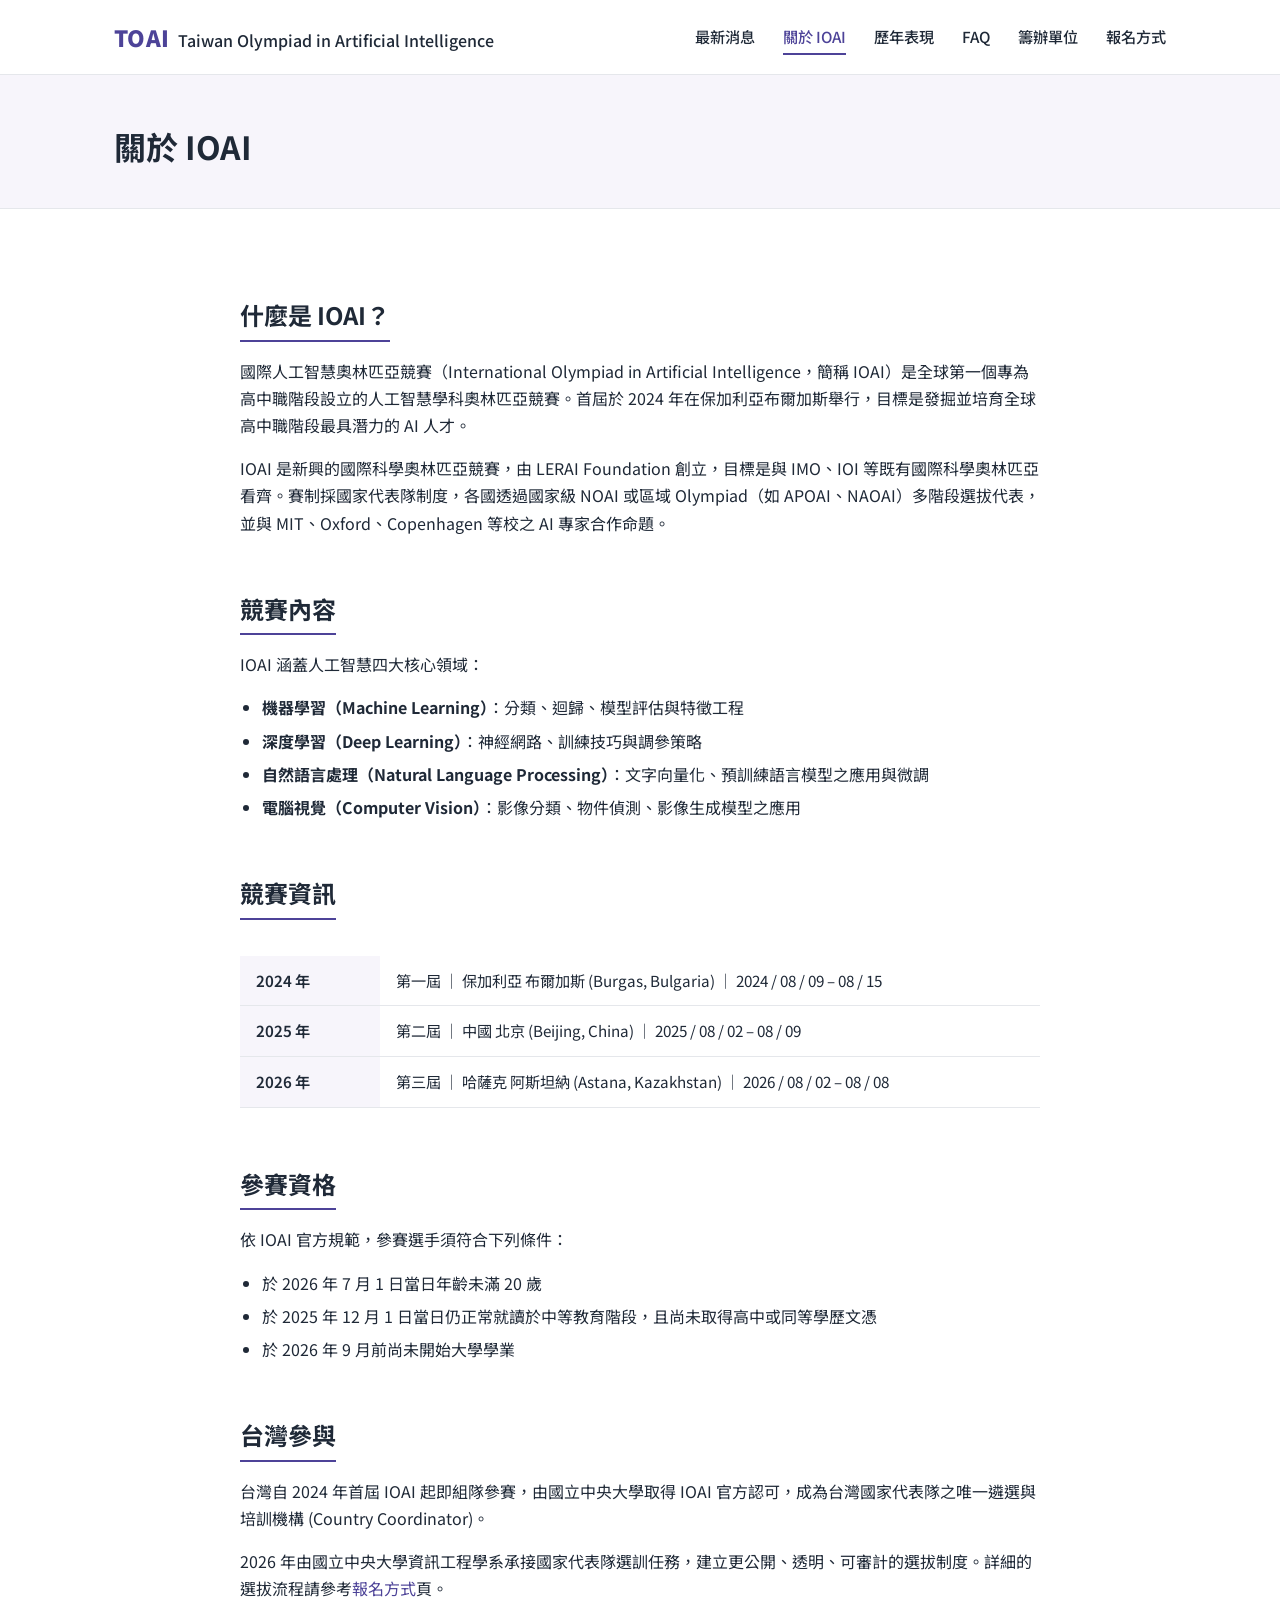
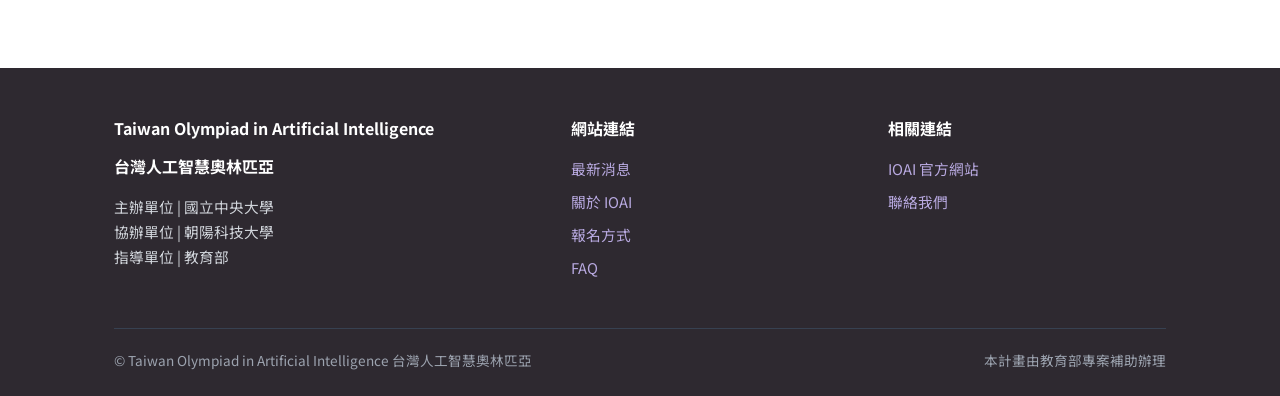
<file: about.html>
<!DOCTYPE html>
<html lang="zh-Hant">
<head>
  <meta charset="utf-8">
  <title>TOAI</title>
  <meta name="viewport" content="width=device-width, initial-scale=1">
  <meta name="description" content="Taiwan Olympiad in Artificial Intelligence">
  <link rel="icon" href="images/favicon.png">
  <link rel="preconnect" href="https://fonts.googleapis.com">
  <link rel="preconnect" href="https://fonts.gstatic.com" crossorigin>
  <link href="https://fonts.googleapis.com/css2?family=Noto+Sans+TC:wght@400;500;700;900&family=Inter:wght@400;500;600&display=swap" rel="stylesheet">
  <link rel="stylesheet" href="css/style.css">
</head>
<body>

<nav class="site-nav">
  <div class="container nav-wrap">
    <a class="brand" href="index.html"><span class="brand-mark">TOAI</span><span class="brand-sub">Taiwan Olympiad in Artificial Intelligence</span></a>
    <button class="nav-toggle" aria-label="選單">☰</button>
    <ul class="nav-links">
      <!-- <li><a href="index.html" class="active">首頁</a></li> -->
      <li><a href="news.html">最新消息</a></li>
      <li><a href="about.html" class="active">關於 IOAI</a></li>
      <li><a href="results.html">歷年表現</a></li>
      <li><a href="faq.html">FAQ</a></li>
      <li><a href="organizer.html">籌辦單位</a></li>
      <li><a href="register.html">報名方式</a></li>
    </ul>
  </div>
</nav>
<header class="page-head">
  <div class="container">
    <!--<div class="crumb"><a href="index.html">首頁</a> / 關於 IOAI</div>-->
    <h1>關於 IOAI</h1>
  </div>
</header>

<section class="section-sm">
  <div class="container">
    <div class="content-wrap">

      <h2>什麼是 IOAI？</h2>
      <p>
        國際人工智慧奧林匹亞競賽（International Olympiad in Artificial Intelligence，簡稱 IOAI）是全球第一個專為高中職階段設立的人工智慧學科奧林匹亞競賽。首屆於 2024 年在保加利亞布爾加斯舉行，目標是發掘並培育全球高中職階段最具潛力的 AI 人才。
      </p>
      <p>
        IOAI 是新興的國際科學奧林匹亞競賽，由 LERAI Foundation 創立，目標是與 IMO、IOI 等既有國際科學奧林匹亞看齊。賽制採國家代表隊制度，各國透過國家級 NOAI 或區域 Olympiad（如 APOAI、NAOAI）多階段選拔代表，並與 MIT、Oxford、Copenhagen 等校之 AI 專家合作命題。
      </p>

      <h2>競賽內容</h2>
      <p>IOAI 涵蓋人工智慧四大核心領域：</p>
      <ul>
        <li><strong>機器學習（Machine Learning）</strong>：分類、迴歸、模型評估與特徵工程</li>
        <li><strong>深度學習（Deep Learning）</strong>：神經網路、訓練技巧與調參策略</li>
        <li><strong>自然語言處理（Natural Language Processing）</strong>：文字向量化、預訓練語言模型之應用與微調</li>
        <li><strong>電腦視覺（Computer Vision）</strong>：影像分類、物件偵測、影像生成模型之應用</li>
      </ul>

      <!--
      <h2>賽制</h2>
      <p>IOAI 採團體賽形式，每隊由 4 名選手組成。比賽分為兩個回合：</p>
      <h3>Scientific Round（科學回合）</h3>
      <p>
        包含 At-home 與 On-site 兩部分。選手須針對大會提供之資料集進行模型訓練與分析，並於規定時間內提交答案檔與方法說明檔。考驗選手的 AI 理論基礎、實作能力與問題分析能力。
      </p>
      <h3>Practical Round（實務回合）</h3>
      <p>
        針對指定 AI 工具與情境進行創意應用任務。例如 IOAI 2024 的實務回合任務為使用 Midjourney、Neuro Frames 等工具，為保加利亞歌手創作專輯封面與 MV。考驗選手對前沿 AI 工具的掌握與創造力。
      </p>
	  -->

      <h2>競賽資訊</h2>
      <table class="info-table">
        <tr><th>2024 年</th><td>第一屆  ｜  保加利亞 布爾加斯 (Burgas, Bulgaria)  ｜  2024 / 08 / 09 – 08 / 15</td></tr>
        <tr><th>2025 年</th><td>第二屆  ｜  中國 北京 (Beijing, China)  ｜  2025 / 08 / 02 – 08 / 09 </td></tr>
        <tr><th>2026 年</th><td>第三屆  ｜  哈薩克 阿斯坦納 (Astana, Kazakhstan)  ｜  2026 / 08 / 02 – 08 / 08</td></tr>
      </table>

      <h2>參賽資格</h2>
      <p>依 IOAI 官方規範，參賽選手須符合下列條件：</p>
      <ul>
        <li>於 2026 年 7 月 1 日當日年齡未滿 20 歲</li>
        <li>於 2025 年 12 月 1 日當日仍正常就讀於中等教育階段，且尚未取得高中或同等學歷文憑</li>
        <li>於 2026 年 9 月前尚未開始大學學業</li>
      </ul>

      <h2>台灣參與</h2>
      <p>
        台灣自 2024 年首屆 IOAI 起即組隊參賽，由國立中央大學取得 IOAI 官方認可，成為台灣國家代表隊之唯一遴選與培訓機構 (Country Coordinator)。
      </p>
      <p>2026 年由國立中央大學資訊工程學系承接國家代表隊選訓任務，建立更公開、透明、可審計的選拔制度。詳細的選拔流程請參考<a href="register.html">報名方式</a>頁。</p>

	  <!--
      <div class="note">
        <strong>IOAI 官方資源</strong>：<a href="https://ioai-official.org/" target="_blank" rel="noopener">官方網站</a>　｜　<a href="https://ioai-official.org/problems/" target="_blank" rel="noopener">歷屆考題與解答</a>
      </div>
	  -->

    </div>
  </div>
</section>

<footer class="site-foot">
  <div class="container">
    <div class="foot-grid">
      <div>
        <h4>Taiwan Olympiad in Artificial Intelligence</h4>
		<h4>台灣人工智慧奧林匹亞</h4>
        <p>主辦單位 | 國立中央大學<br>協辦單位 | 朝陽科技大學<br>指導單位 | 教育部</p>
      </div>
      <div>
        <h4>網站連結</h4>
        <ul>
          <li><a href="news.html">最新消息</a></li>
          <li><a href="about.html">關於 IOAI</a></li>
          <li><a href="register.html">報名方式</a></li>
          <li><a href="faq.html">FAQ</a></li>
        </ul>
      </div>
      <div>
        <h4>相關連結</h4>
        <ul>
          <li><a href="https://ioai-official.org/" target="_blank" rel="noopener">IOAI 官方網站</a></li>
          <li><a href="organizer.html">聯絡我們</a></li>
        </ul>
      </div>
    </div>
    <div class="foot-bottom">
      <span>© Taiwan Olympiad in Artificial Intelligence 台灣人工智慧奧林匹亞</span>
      <span>本計畫由教育部專案補助辦理</span>
    </div>
  </div>
</footer>

<script>
document.querySelector('.nav-toggle')?.addEventListener('click', () => {
  document.querySelector('.nav-links')?.classList.toggle('open');
});
</script>

</body>
</html>
</file>
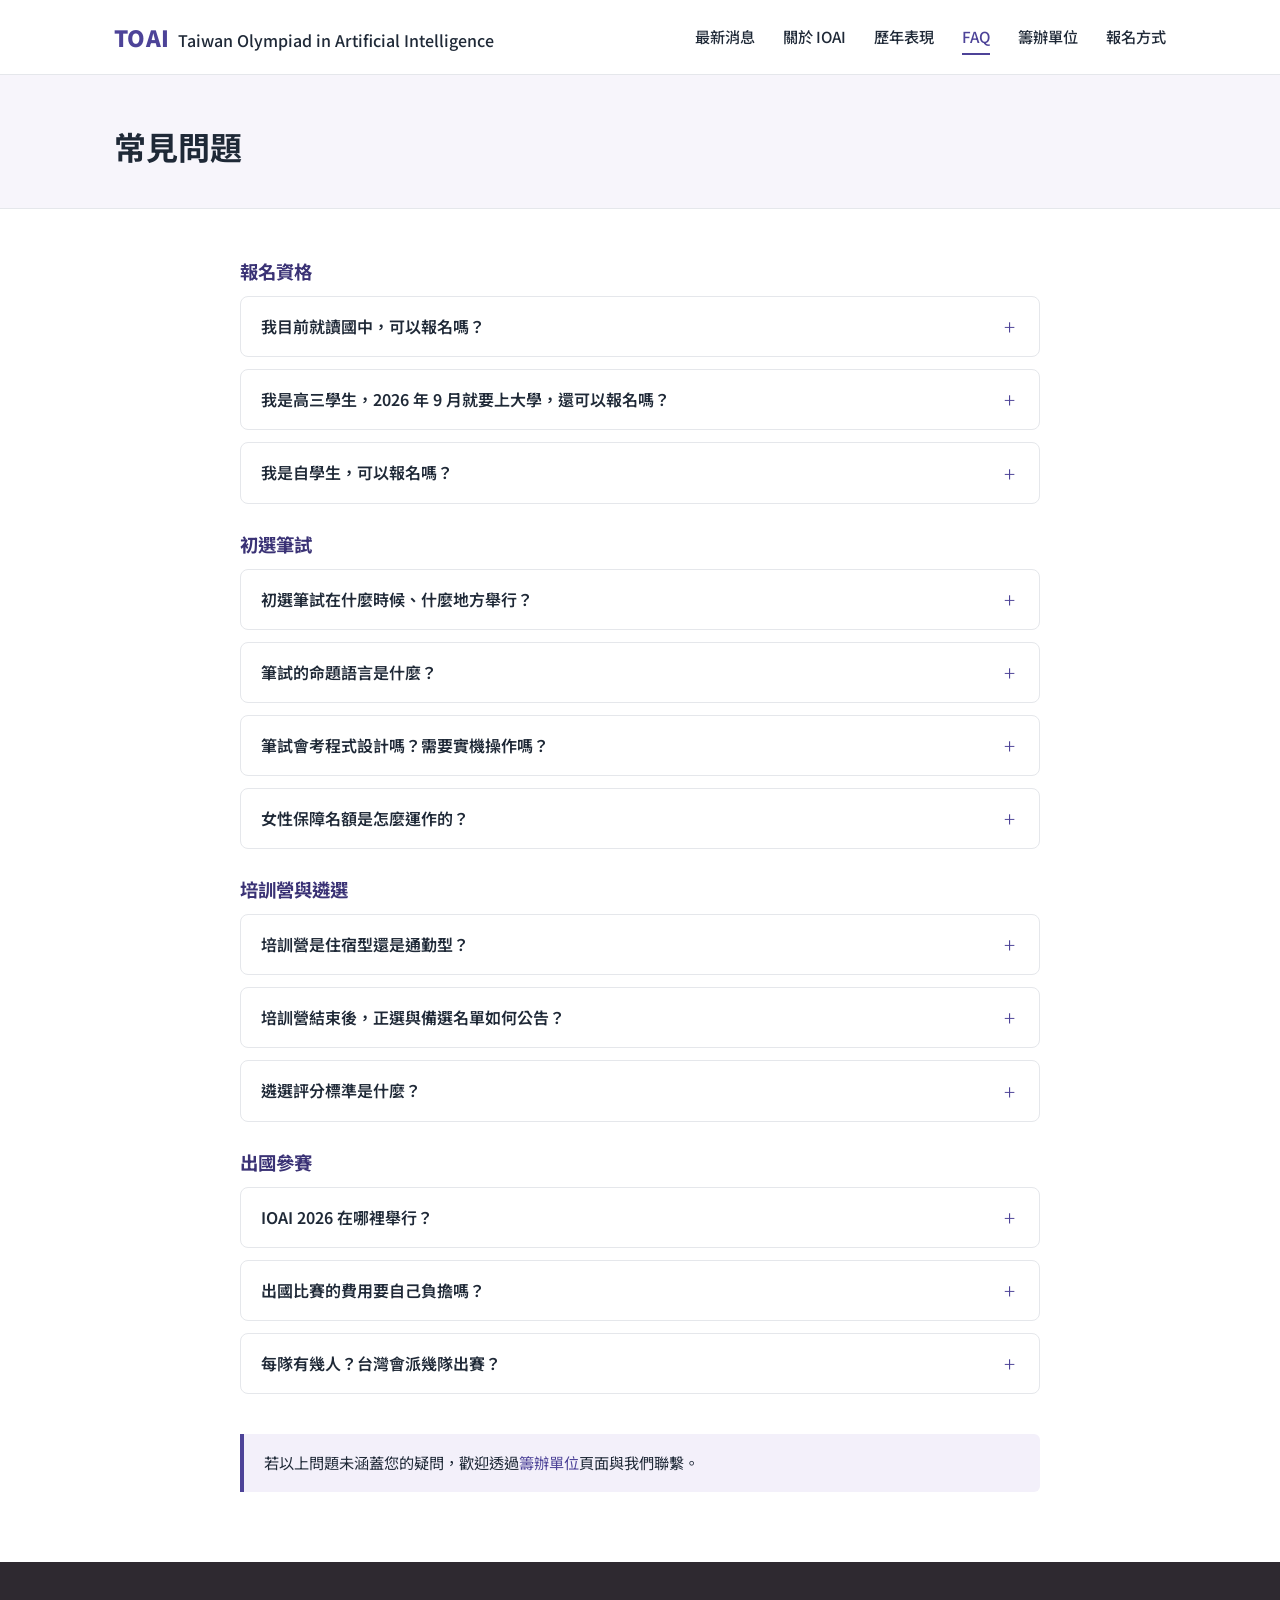
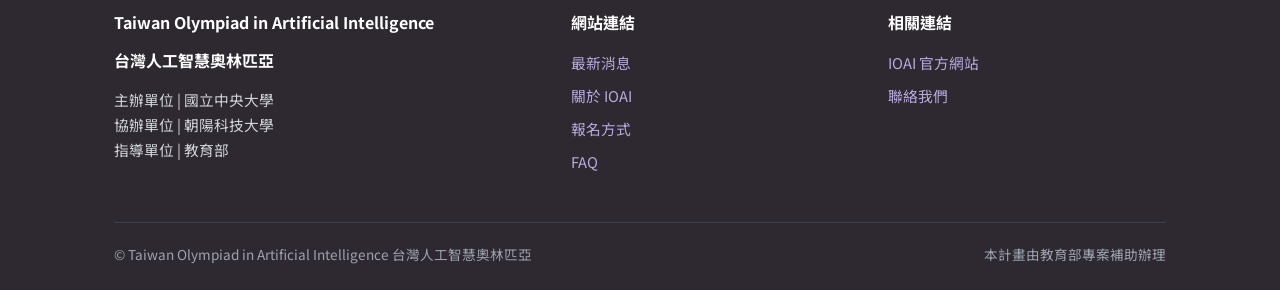
<file: faq.html>
<!DOCTYPE html>
<html lang="zh-Hant">
<head>
  <meta charset="utf-8">
  <title>TOAI</title>
  <meta name="viewport" content="width=device-width, initial-scale=1">
  <meta name="description" content="Taiwan Olympiad in Artificial Intelligence">
  <link rel="icon" href="images/favicon.png">
  <link rel="preconnect" href="https://fonts.googleapis.com">
  <link rel="preconnect" href="https://fonts.gstatic.com" crossorigin>
  <link href="https://fonts.googleapis.com/css2?family=Noto+Sans+TC:wght@400;500;700;900&family=Inter:wght@400;500;600&display=swap" rel="stylesheet">
  <link rel="stylesheet" href="css/style.css">
</head>
<body>

<nav class="site-nav">
  <div class="container nav-wrap">
    <a class="brand" href="index.html"><span class="brand-mark">TOAI</span><span class="brand-sub">Taiwan Olympiad in Artificial Intelligence</span></a>
    <button class="nav-toggle" aria-label="選單">☰</button>
    <ul class="nav-links">
      <!-- <li><a href="index.html" class="active">首頁</a></li> -->
      <li><a href="news.html">最新消息</a></li>
      <li><a href="about.html">關於 IOAI</a></li>
      <li><a href="results.html">歷年表現</a></li>
      <li><a href="faq.html" class="active">FAQ</a></li>
      <li><a href="organizer.html">籌辦單位</a></li>
      <li><a href="register.html">報名方式</a></li>
    </ul>
  </div>
</nav>

<header class="page-head">
  <div class="container">
    <!--<div class="crumb"><a href="index.html">首頁</a> / FAQ</div>-->
    <h1>常見問題</h1>
  </div>
</header>

<section class="section-sm">
  <div class="container">
    <div class="content-wrap">
<h3 class="faq-cat">報名資格</h3>
<div class="faq-block">
  <div class="faq-q"><span>我目前就讀國中，可以報名嗎？</span><span class="ico">+</span></div>
  <div class="faq-a"><p>本計畫之初選參賽資格限定為國內公私立高中職在學學生（含相當學制）。國中生暫不開放報名。建議國中同學可先打好 Python 與英文基礎，待升上高中後再參加。</p></div>
</div>
<div class="faq-block">
  <div class="faq-q"><span>我是高三學生，2026 年 9 月就要上大學，還可以報名嗎？</span><span class="ico">+</span></div>
  <div class="faq-a"><p>可以。只要符合 2026 年 7 月 1 日當日年齡未滿 20 歲、於 2025 年 12 月 1 日仍正常就讀於中等教育階段、且尚未取得高中或同等學歷文憑等條件，就具備報名資格。</p></div>
</div>
<div class="faq-block">
  <div class="faq-q"><span>我是自學生，可以報名嗎？</span><span class="ico">+</span></div>
  <div class="faq-a"><p>可以。自學生只要尚未取得高中或同等學歷文憑、並於 2025 年 12 月 1 日當日仍在攻讀該文憑，即符合資格。</p></div>
</div>
<!--
<div class="faq-block">
  <div class="faq-q"><span>我完全沒學過 AI，可以報名嗎？</span><span class="ico">+</span></div>
  <div class="faq-a"><p>本計畫資格要求僅涵蓋 Python 基礎操作能力（高中資訊科技課程程度）與基本英語讀寫能力，並未要求 AI 學習經驗。初選筆試著重於 AI 基礎概念之理解；對 AI 有興趣、願意自學的同學都歡迎報名。</p></div>
</div>
-->
<h3 class="faq-cat">初選筆試</h3>
<div class="faq-block">
  <div class="faq-q"><span>初選筆試在什麼時候、什麼地方舉行？</span><span class="ico">+</span></div>
  <div class="faq-a"><p>初選筆試將於 2026 年 5 月 30 日於國立中央大學工程五館舉行。</p></div>
</div>
<div class="faq-block">
  <div class="faq-q"><span>筆試的命題語言是什麼？</span><span class="ico">+</span></div>
  <div class="faq-a"><p>為與國際賽事規範一致，初選筆試題目以英文命題。所要求之英語能力相當於高中英語課程一般水準。</p></div>
</div>
<div class="faq-block">
  <div class="faq-q"><span>筆試會考程式設計嗎？需要實機操作嗎？</span><span class="ico">+</span></div>
  <div class="faq-a"><p>本階段採填答方式，題型包含選擇題與問答題，可能涵蓋偽程式碼理解與 Python 程式片段解析，但不會要求實際撰寫完整程式或是模型訓練。可能會採用電腦填答。</p></div>
</div>
<div class="faq-block">
  <div class="faq-q"><span>女性保障名額是怎麼運作的？</span><span class="ico">+</span></div>
  <div class="faq-a"><p>為促進 AI 領域之性別多元性，第一階段培訓營錄取之 16 名選手中，至少保留 4 個名額予女性報名者。若女性報名人數少於 4 人，則保障名額上限為實際女性報名人數。</p></div>
</div>
<h3 class="faq-cat">培訓營與遴選</h3>
<!--
<div class="faq-block">
  <div class="faq-q"><span>培訓營要繳交費用嗎？</span><span class="ico">+</span></div>
  <div class="faq-a"><p>本計畫由教育部專案補助辦理，學員參與培訓營不需繳交報名費。培訓期間之膳食、住宿等費用由計畫經費支應。</p></div>
</div>
-->
<div class="faq-block">
  <div class="faq-q"><span>培訓營是住宿型還是通勤型？</span><span class="ico">+</span></div>
  <div class="faq-a"><p>第一階段選訓營為 5 日之實體集訓，採住宿模式辦理。第二階段行前集訓則採線上與實體混合模式進行。</p></div>
</div>
<div class="faq-block">
  <div class="faq-q"><span>培訓營結束後，正選與備選名單如何公告？</span><span class="ico">+</span></div>
  <div class="faq-a"><p>於第一階段選訓營結束後，由遴選委員會依預先公告之評分矩陣完成評比後，一次公告正選 8 名及備選 2 名之完整名單。</p></div>
</div>
<div class="faq-block">
  <div class="faq-q"><span>遴選評分標準是什麼？</span><span class="ico">+</span></div>
  <div class="faq-a"><p>評選面向涵蓋培訓期間各項筆試評量成績、程式實作任務之完成品質與創新性、模擬競賽題目之解題表現，以及由授課教師依據課堂觀察評定之學習態度與團隊協作表現。具體權重將於培訓營開始前向所有學員公告。</p></div>
</div>
<h3 class="faq-cat">出國參賽</h3>
<div class="faq-block">
  <div class="faq-q"><span>IOAI 2026 在哪裡舉行？</span><span class="ico">+</span></div>
  <div class="faq-a"><p>IOAI 2026 將於 2026 年 8 月 2 日至 8 日於哈薩克共和國首都阿斯坦納舉行。</p></div>
</div>
<div class="faq-block">
  <div class="faq-q"><span>出國比賽的費用要自己負擔嗎？</span><span class="ico">+</span></div>
  <div class="faq-a"><p>入選國家代表隊之正選選手與帶隊老師之機票、住宿、生活費等出國費用由本計畫經費支應，學員不需自費。</p></div>
</div>
<div class="faq-block">
  <div class="faq-q"><span>每隊有幾人？台灣會派幾隊出賽？</span><span class="ico">+</span></div>
  <div class="faq-a"><p>IOAI 採團體賽形式，每隊 4 人。台灣於 IOAI 2026 預計派出兩支國家代表隊（共 8 名正選選手），另設備選選手 2 名，於正選無法參賽時遞補。</p></div>
</div>
<div class="note" style="margin-top: 40px;">
  若以上問題未涵蓋您的疑問，歡迎透過<a href="organizer.html">籌辦單位</a>頁面與我們聯繫。
</div>
    </div>
  </div>
</section>

<footer class="site-foot">
  <div class="container">
    <div class="foot-grid">
      <div>
        <h4>Taiwan Olympiad in Artificial Intelligence</h4>
		<h4>台灣人工智慧奧林匹亞</h4>
        <p>主辦單位 | 國立中央大學<br>協辦單位 | 朝陽科技大學<br>指導單位 | 教育部</p>
      </div>
      <div>
        <h4>網站連結</h4>
        <ul>
          <li><a href="news.html">最新消息</a></li>
          <li><a href="about.html">關於 IOAI</a></li>
          <li><a href="register.html">報名方式</a></li>
          <li><a href="faq.html">FAQ</a></li>
        </ul>
      </div>
      <div>
        <h4>相關連結</h4>
        <ul>
          <li><a href="https://ioai-official.org/" target="_blank" rel="noopener">IOAI 官方網站</a></li>
          <li><a href="organizer.html">聯絡我們</a></li>
        </ul>
      </div>
    </div>
    <div class="foot-bottom">
      <span>© Taiwan Olympiad in Artificial Intelligence 台灣人工智慧奧林匹亞</span>
      <span>本計畫由教育部專案補助辦理</span>
    </div>
  </div>
</footer>

<script>
document.querySelector('.nav-toggle')?.addEventListener('click', () => {
  document.querySelector('.nav-links')?.classList.toggle('open');
});
</script>
<script>
document.querySelectorAll('.faq-q').forEach(q => {
  q.addEventListener('click', () => q.parentElement.classList.toggle('open'));
});
</script>
</body>
</html>
</file>
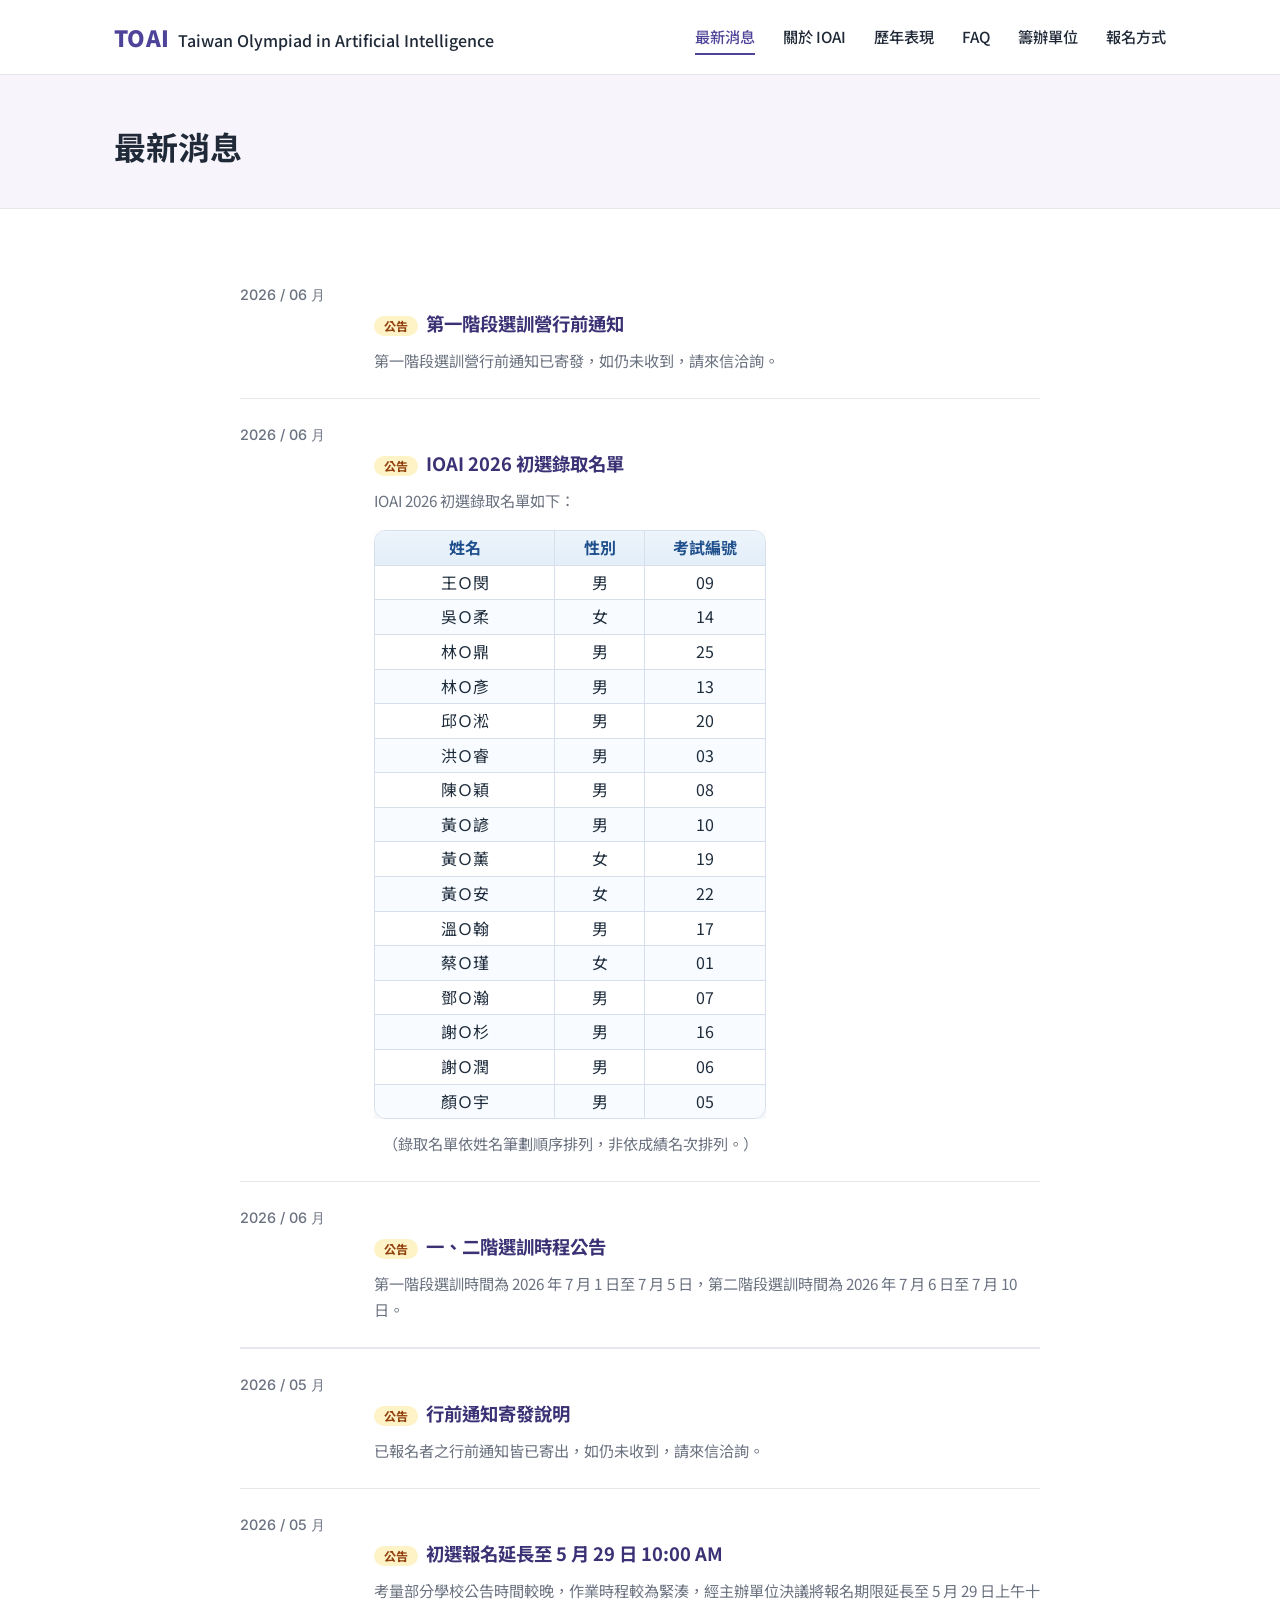
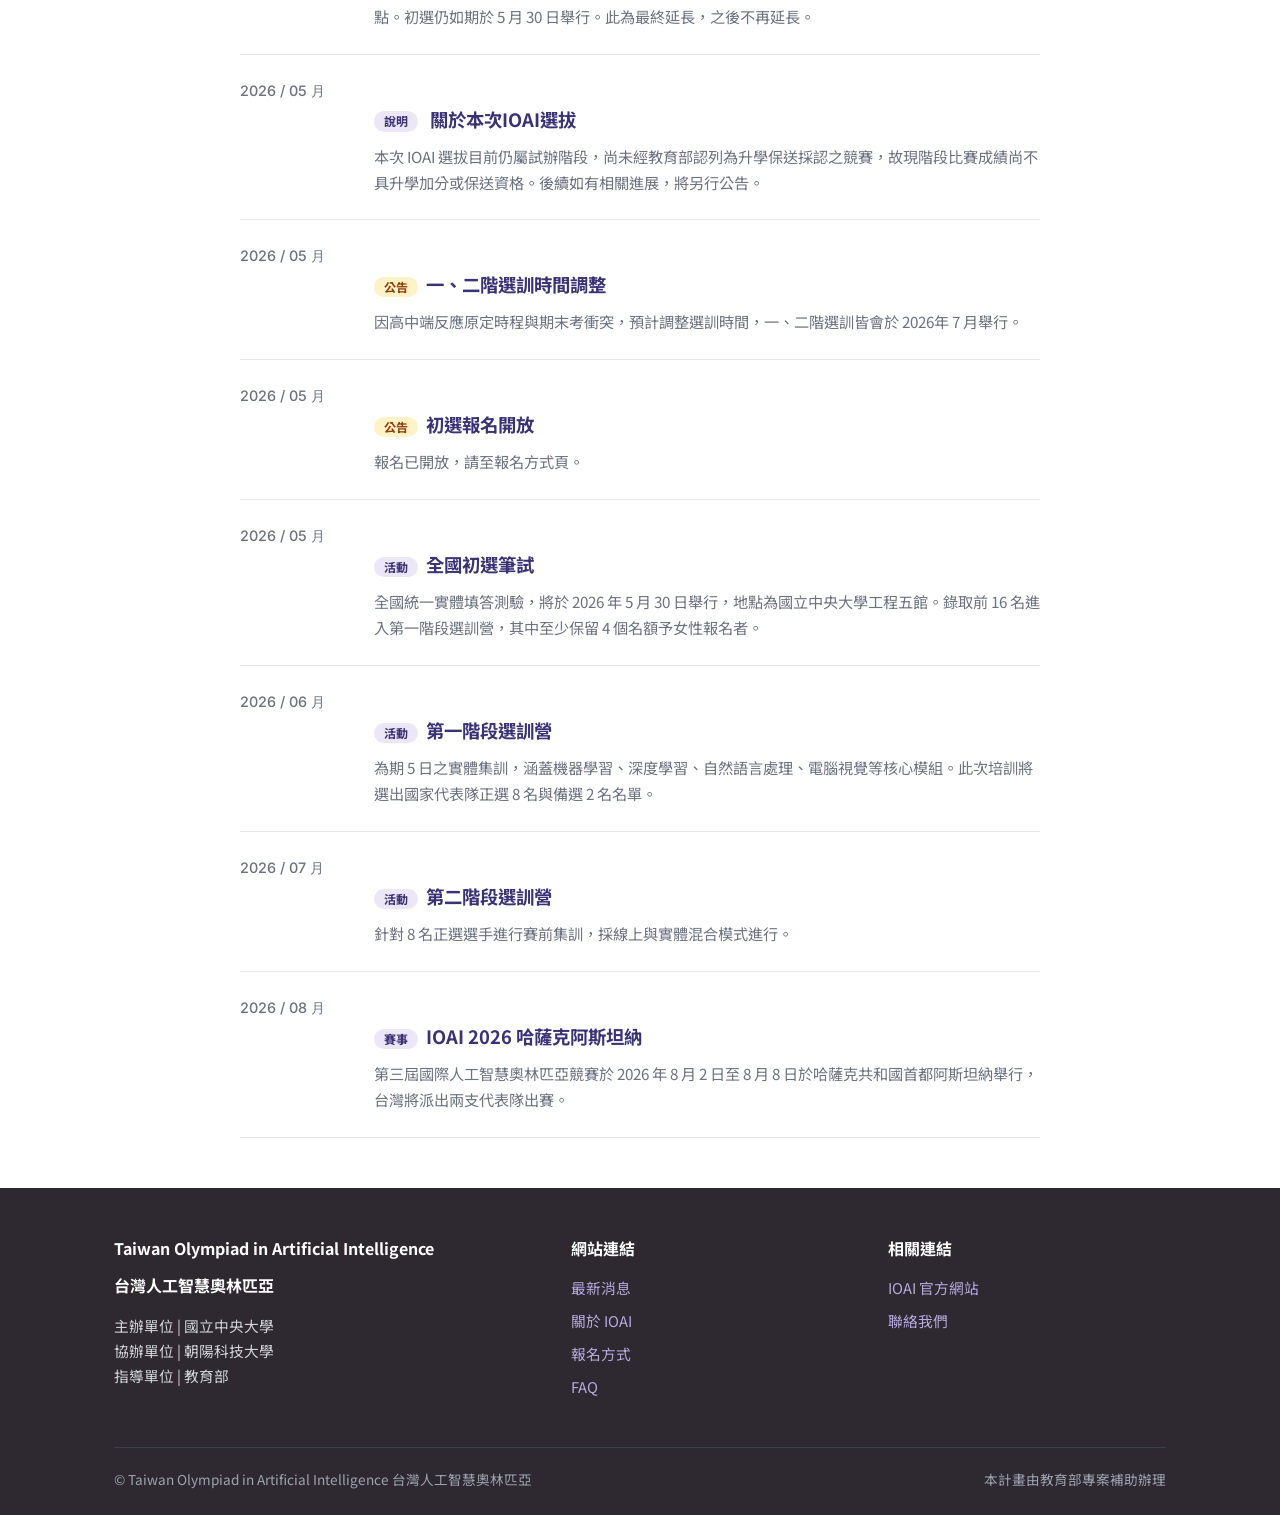
<file: news.html>
<!DOCTYPE html>
<html lang="zh-Hant">
<head>
  <meta charset="utf-8">
  <title>TOAI</title>
  <meta name="viewport" content="width=device-width, initial-scale=1">
  <meta name="description" content="Taiwan Olympiad in Artificial Intelligence">
  <link rel="icon" href="images/favicon.png">
  <link rel="preconnect" href="https://fonts.googleapis.com">
  <link rel="preconnect" href="https://fonts.gstatic.com" crossorigin>
  <link href="https://fonts.googleapis.com/css2?family=Noto+Sans+TC:wght@400;500;700;900&family=Inter:wght@400;500;600&display=swap" rel="stylesheet">
  <link rel="stylesheet" href="css/style.css">
  <style>
  .admission-table-wrap {
    display: flex;
    justify-content: center;
    margin: 1rem 0 0.75rem;
    overflow-x: auto;
  }

  .admission-table {
    width: min(100%, 620px);
    background: #ffffff;
    border: 1px solid #d6dfeb;
    border-radius: 12px;
    border-collapse: separate;
    border-spacing: 0;
    overflow: hidden;
    box-shadow: 0 4px 14px rgba(28, 51, 84, 0.08);
    font-size: 1rem;
    color: #1f2d3d;
  }

  .admission-table th,
  .admission-table td {
  padding: 6px 18px;
  line-height: 1.35;
  border-right: 1px solid #d6dfeb;
  border-bottom: 1px solid #d6dfeb;
  text-align: center;
  vertical-align: middle;
  white-space: nowrap;
  }

  .admission-table th:last-child,
  .admission-table td:last-child {
    border-right: none;
  }

  .admission-table tbody tr:last-child td {
    border-bottom: none;
  }

  .admission-table thead th {
    background: linear-gradient(180deg, #edf4fb 0%, #e3eef9 100%);
    color: #1f4f8c;
    font-weight: 700;
  }

  .admission-table tbody tr:nth-child(even) {
    background: #f8fbff;
  }

  .admission-table tbody tr:hover {
    background: #eef5ff;
  }

  .admission-table .col-name {
    min-width: 180px;
  }

  .admission-table .col-gender {
    min-width: 90px;
  }

  .admission-table .col-id {
    min-width: 120px;
  }

  .admission-note {
    margin-top: 0.5rem;
    text-align: center;
    font-size: 0.95rem;
    color: #5c6b7a;
  }

  @media (max-width: 640px) {
  .admission-table th,
  .admission-table td {
    padding: 5px 12px;
    font-size: 0.95rem;
    line-height: 1.35;
  }
  }
</style>
</head>
<body>

<nav class="site-nav">
  <div class="container nav-wrap">
    <a class="brand" href="index.html"><span class="brand-mark">TOAI</span><span class="brand-sub">Taiwan Olympiad in Artificial Intelligence</span></a>
    <button class="nav-toggle" aria-label="選單">☰</button>
    <ul class="nav-links">
      <!-- <li><a href="index.html" class="active">首頁</a></li> -->
      <li><a href="news.html" class="active">最新消息</a></li>
      <li><a href="about.html">關於 IOAI</a></li>
      <li><a href="results.html">歷年表現</a></li>
      <li><a href="faq.html">FAQ</a></li>
      <li><a href="organizer.html">籌辦單位</a></li>
      <li><a href="register.html">報名方式</a></li>
    </ul>
  </div>
</nav>

<header class="page-head">
  <div class="container">
    <!--<div class="crumb"><a href="index.html">首頁</a> / 最新消息</div>-->
    <h1>最新消息</h1>
  </div>
</header>

<section class="section-sm">
  <div class="container">
    <div class="content-wrap">
	
	<article class="news-item">
          <div class="news-date">2026 / 06 月</div>
          <div class="news-body">
            <h3><span class="news-tag news-tag-announce">公告</span>第一階段選訓營行前通知 </h3>
            <p>第一階段選訓營行前通知已寄發，如仍未收到，請來信洽詢。</p>
          </div>
    </article>

      	<article class="news-item">
  <div class="news-date">2026 / 06 月</div>
  <div class="news-body">
    <h3><span class="news-tag news-tag-announce">公告</span>IOAI 2026 初選錄取名單</h3>
    <p>IOAI 2026 初選錄取名單如下：</p>

    <div class="admission-table-wrap">
      <table class="admission-table">
        <thead>
          <tr>
            <th class="col-name">姓名</th>
            <th class="col-gender">性別</th>
            <th class="col-id">考試編號</th>
          </tr>
        </thead>
        <tbody>
          <tr><td>王Ｏ閔</td><td>男</td><td>09</td></tr>
          <tr><td>吳Ｏ柔</td><td>女</td><td>14</td></tr>
          <tr><td>林Ｏ鼎</td><td>男</td><td>25</td></tr>
          <tr><td>林Ｏ彥</td><td>男</td><td>13</td></tr>
          <tr><td>邱Ｏ淞</td><td>男</td><td>20</td></tr>
          <tr><td>洪Ｏ睿</td><td>男</td><td>03</td></tr>
          <tr><td>陳Ｏ穎</td><td>男</td><td>08</td></tr>
          <tr><td>黃Ｏ諺</td><td>男</td><td>10</td></tr>
          <tr><td>黃Ｏ薰</td><td>女</td><td>19</td></tr>
          <tr><td>黃Ｏ安</td><td>女</td><td>22</td></tr>
          <tr><td>溫Ｏ翰</td><td>男</td><td>17</td></tr>
          <tr><td>蔡Ｏ瑾</td><td>女</td><td>01</td></tr>
          <tr><td>鄧Ｏ瀚</td><td>男</td><td>07</td></tr>
          <tr><td>謝Ｏ杉</td><td>男</td><td>16</td></tr>
          <tr><td>謝Ｏ潤</td><td>男</td><td>06</td></tr>
          <tr><td>顏Ｏ宇</td><td>男</td><td>05</td></tr>
        </tbody>
      </table>
    </div>

    <p class="admission-note">（錄取名單依姓名筆劃順序排列，非依成績名次排列。）</p>
  </div>
</article>

	<article class="news-item">
  <div class="news-date">2026 / 06 月</div>
  <div class="news-body">
    <h3><span class="news-tag news-tag-announce">公告</span>一、二階選訓時程公告</h3>
    <p>第一階段選訓時間為 2026 年 7 月 1 日至 7 月 5 日，第二階段選訓時間為 2026 年 7 月 6 日至 7 月 10 日。</p>
  </div>
</article>

      <div class="news-list">
		<article class="news-item">
          <div class="news-date">2026 / 05 月</div>
          <div class="news-body">
            <h3><span class="news-tag news-tag-announce">公告</span>行前通知寄發說明</h3>
            <p>已報名者之行前通知皆已寄出，如仍未收到，請來信洽詢。</p>
          </div>
        </article>
	  
		<article class="news-item">
          <div class="news-date">2026 / 05 月</div>
          <div class="news-body">
            <h3><span class="news-tag news-tag-announce">公告</span>初選報名延長至 5 月 29 日 10:00 AM </h3>
            <p>考量部分學校公告時間較晚，作業時程較為緊湊，經主辦單位決議將報名期限延長至 5 月 29 日上午十點。初選仍如期於 5 月 30 日舉行。此為最終延長，之後不再延長。</p>
          </div>
        </article>
		
		<article class="news-item">
          <div class="news-date">2026 / 05 月</div>
          <div class="news-body">
            <h3><span class="news-tag news-tag-event">說明</span> 關於本次IOAI選拔</h3>
            <p>本次 IOAI 選拔目前仍屬試辦階段，尚未經教育部認列為升學保送採認之競賽，故現階段比賽成績尚不具升學加分或保送資格。後續如有相關進展，將另行公告。</p>
          </div>
        </article>
		
		<article class="news-item">
          <div class="news-date">2026 / 05 月</div>
          <div class="news-body">
            <h3><span class="news-tag news-tag-announce">公告</span>一、二階選訓時間調整</h3>
            <p>因高中端反應原定時程與期末考衝突，預計調整選訓時間，一、二階選訓皆會於 2026年 7 月舉行。</p>
          </div>
        </article>

        <article class="news-item">
          <div class="news-date">2026 / 05 月</div>
          <div class="news-body">
            <h3><span class="news-tag news-tag-announce">公告</span>初選報名開放</h3>
            <p>報名已開放，請至報名方式頁。</p>
          </div>
        </article>

        <article class="news-item">
          <div class="news-date">2026 / 05 月</div>
          <div class="news-body">
            <h3><span class="news-tag news-tag-event">活動</span>全國初選筆試</h3>
            <p>全國統一實體填答測驗，將於 2026 年 5 月 30 日舉行，地點為國立中央大學工程五館。錄取前 16 名進入第一階段選訓營，其中至少保留 4 個名額予女性報名者。</p>
          </div>
        </article>

        <article class="news-item">
          <div class="news-date">2026 / 06 月</div>
          <div class="news-body">
            <h3><span class="news-tag news-tag-event">活動</span>第一階段選訓營</h3>
            <p>為期 5 日之實體集訓，涵蓋機器學習、深度學習、自然語言處理、電腦視覺等核心模組。此次培訓將選出國家代表隊正選 8 名與備選 2 名名單。</p>
          </div>
        </article>

        <article class="news-item">
          <div class="news-date">2026 / 07 月</div>
          <div class="news-body">
            <h3><span class="news-tag news-tag-event">活動</span>第二階段選訓營</h3>
            <p>針對 8 名正選選手進行賽前集訓，採線上與實體混合模式進行。</p>
          </div>
        </article>

        <article class="news-item">
          <div class="news-date">2026 / 08  月</div>
          <div class="news-body">
            <h3><span class="news-tag news-tag-event">賽事</span>IOAI 2026 哈薩克阿斯坦納</h3>
            <p>第三屆國際人工智慧奧林匹亞競賽於 2026 年 8 月 2 日至 8 月 8 日於哈薩克共和國首都阿斯坦納舉行，台灣將派出兩支代表隊出賽。</p>
          </div>
        </article>

      </div>


    </div>
  </div>
</section>

<footer class="site-foot">
  <div class="container">
    <div class="foot-grid">
      <div>
        <h4>Taiwan Olympiad in Artificial Intelligence</h4>
		<h4>台灣人工智慧奧林匹亞</h4>
        <p>主辦單位 | 國立中央大學<br>協辦單位 | 朝陽科技大學<br>指導單位 | 教育部</p>
      </div>
      <div>
        <h4>網站連結</h4>
        <ul>
          <li><a href="news.html">最新消息</a></li>
          <li><a href="about.html">關於 IOAI</a></li>
          <li><a href="register.html">報名方式</a></li>
          <li><a href="faq.html">FAQ</a></li>
        </ul>
      </div>
      <div>
        <h4>相關連結</h4>
        <ul>
          <li><a href="https://ioai-official.org/" target="_blank" rel="noopener">IOAI 官方網站</a></li>
          <li><a href="organizer.html">聯絡我們</a></li>
        </ul>
      </div>
    </div>
    <div class="foot-bottom">
      <span>© Taiwan Olympiad in Artificial Intelligence 台灣人工智慧奧林匹亞</span>
      <span>本計畫由教育部專案補助辦理</span>
    </div>
  </div>
</footer>

<script>
document.querySelector('.nav-toggle')?.addEventListener('click', () => {
  document.querySelector('.nav-links')?.classList.toggle('open');
});
</script>

</body>
</html>
</file>
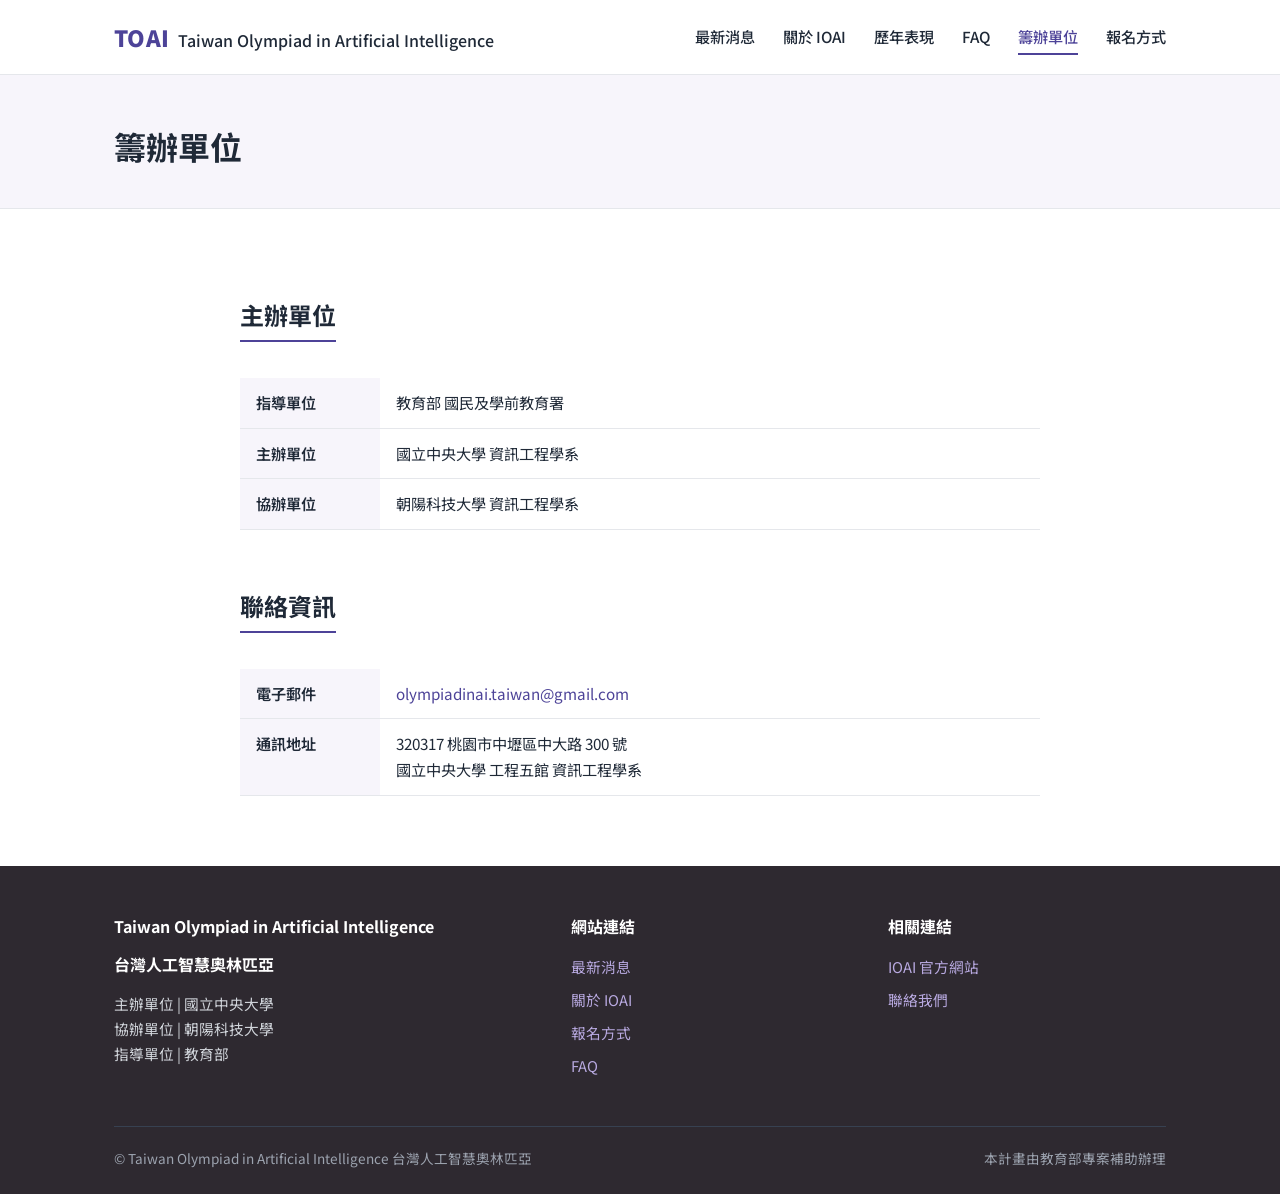
<file: organizer.html>
<!DOCTYPE html>
<html lang="zh-Hant">
<head>
  <meta charset="utf-8">
  <title>TOAI</title>
  <meta name="viewport" content="width=device-width, initial-scale=1">
  <meta name="description" content="Taiwan Olympiad in Artificial Intelligence">
  <link rel="icon" href="images/favicon.png">
  <link rel="preconnect" href="https://fonts.googleapis.com">
  <link rel="preconnect" href="https://fonts.gstatic.com" crossorigin>
  <link href="https://fonts.googleapis.com/css2?family=Noto+Sans+TC:wght@400;500;700;900&family=Inter:wght@400;500;600&display=swap" rel="stylesheet">
  <link rel="stylesheet" href="css/style.css">
</head>
<body>

<nav class="site-nav">
  <div class="container nav-wrap">
    <a class="brand" href="index.html"><span class="brand-mark">TOAI</span><span class="brand-sub">Taiwan Olympiad in Artificial Intelligence</span></a>
    <button class="nav-toggle" aria-label="選單">☰</button>
    <ul class="nav-links">
      <!-- <li><a href="index.html" class="active">首頁</a></li> -->
      <li><a href="news.html">最新消息</a></li>
      <li><a href="about.html">關於 IOAI</a></li>
      <li><a href="results.html">歷年表現</a></li>
      <li><a href="faq.html">FAQ</a></li>
      <li><a href="organizer.html" class="active">籌辦單位</a></li>
      <li><a href="register.html">報名方式</a></li>
    </ul>
  </div>
</nav>

<header class="page-head">
  <div class="container">
    <!--<div class="crumb"><a href="index.html">首頁</a> / 籌辦單位</div>-->
    <h1>籌辦單位</h1>
  </div>
</header>

<section class="section-sm">
  <div class="container">
    <div class="content-wrap">

      <h2>主辦單位</h2>
      <table class="info-table">
        <tr><th>指導單位</th><td>教育部 國民及學前教育署</td></tr>
        <tr><th>主辦單位</th><td>國立中央大學 資訊工程學系</td></tr>
        <tr><th>協辦單位</th><td>朝陽科技大學 資訊工程學系</td></tr>
      </table>


      <h2>聯絡資訊</h2>
      <table class="info-table">
        <tr><th>電子郵件</th><td><a href="mailto:olympiadinai.taiwan@gmail.com">olympiadinai.taiwan@gmail.com</a><br><span style="color: var(--c-muted); font-size: 0.85rem;"></span></td></tr>
        <tr><th>通訊地址</th><td>320317 桃園市中壢區中大路 300 號<br>國立中央大學 工程五館 資訊工程學系</td></tr>
      </table>

    </div>
  </div>
</section>

<footer class="site-foot">
  <div class="container">
    <div class="foot-grid">
      <div>
        <h4>Taiwan Olympiad in Artificial Intelligence</h4>
		<h4>台灣人工智慧奧林匹亞</h4>
        <p>主辦單位 | 國立中央大學<br>協辦單位 | 朝陽科技大學<br>指導單位 | 教育部</p>
      </div>
      <div>
        <h4>網站連結</h4>
        <ul>
          <li><a href="news.html">最新消息</a></li>
          <li><a href="about.html">關於 IOAI</a></li>
          <li><a href="register.html">報名方式</a></li>
          <li><a href="faq.html">FAQ</a></li>
        </ul>
      </div>
      <div>
        <h4>相關連結</h4>
        <ul>
          <li><a href="https://ioai-official.org/" target="_blank" rel="noopener">IOAI 官方網站</a></li>
          <li><a href="organizer.html">聯絡我們</a></li>
        </ul>
      </div>
    </div>
    <div class="foot-bottom">
      <span>© Taiwan Olympiad in Artificial Intelligence 台灣人工智慧奧林匹亞</span>
      <span>本計畫由教育部專案補助辦理</span>
    </div>
  </div>
</footer>

<script>
document.querySelector('.nav-toggle')?.addEventListener('click', () => {
  document.querySelector('.nav-links')?.classList.toggle('open');
});
</script>

</body>
</html>
</file>
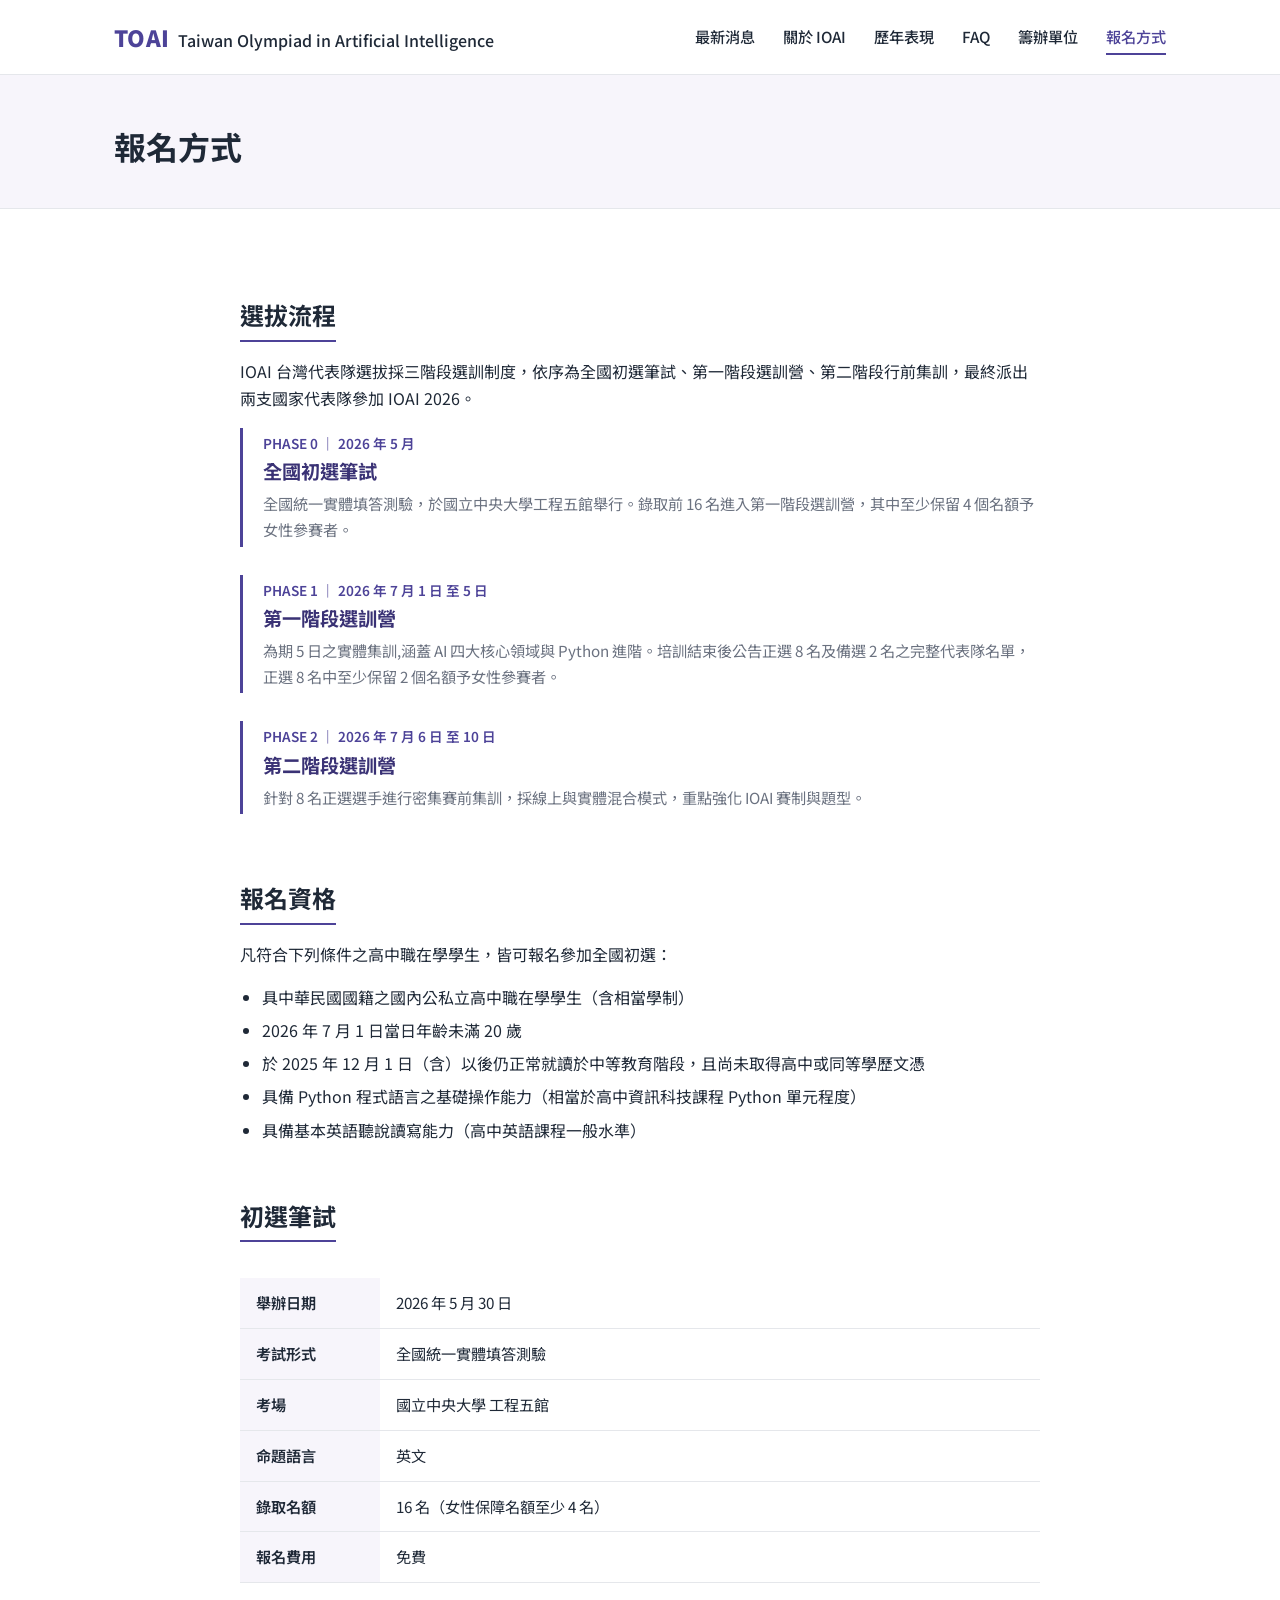
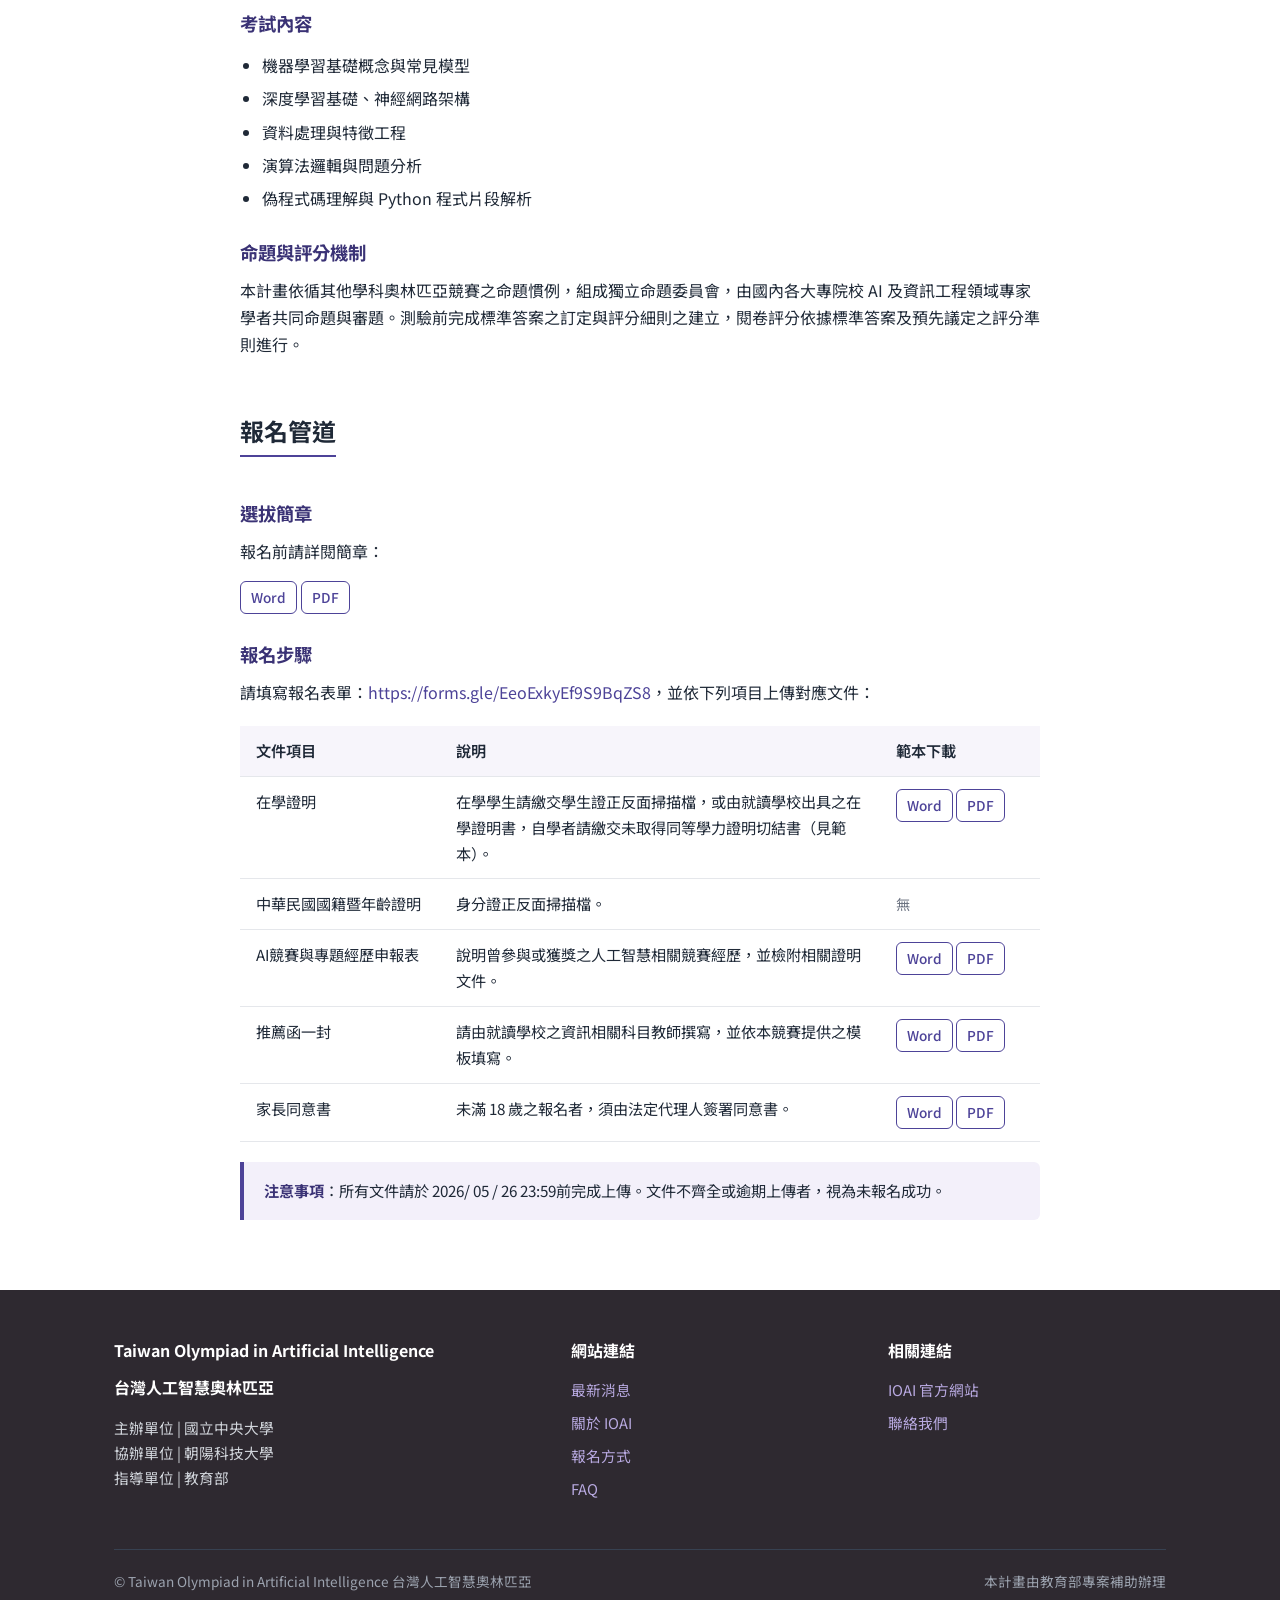
<file: register.html>
<!DOCTYPE html>
<html lang="zh-Hant">
<head>
  <meta charset="utf-8">
  <title>TOAI</title>
  <meta name="viewport" content="width=device-width, initial-scale=1">
  <meta name="description" content="Taiwan Olympiad in Artificial Intelligence">
  <link rel="icon" href="images/favicon.png">
  <link rel="preconnect" href="https://fonts.googleapis.com">
  <link rel="preconnect" href="https://fonts.gstatic.com" crossorigin>
  <link href="https://fonts.googleapis.com/css2?family=Noto+Sans+TC:wght@400;500;700;900&family=Inter:wght@400;500;600&display=swap" rel="stylesheet">
  <link rel="stylesheet" href="css/style.css">
</head>
<body>

<nav class="site-nav">
  <div class="container nav-wrap">
    <a class="brand" href="index.html"><span class="brand-mark">TOAI</span><span class="brand-sub">Taiwan Olympiad in Artificial Intelligence</span></a>
    <button class="nav-toggle" aria-label="選單">☰</button>
    <ul class="nav-links">
      <!-- <li><a href="index.html" class="active">首頁</a></li> -->
      <li><a href="news.html">最新消息</a></li>
      <li><a href="about.html">關於 IOAI</a></li>
      <li><a href="results.html">歷年表現</a></li>
      <li><a href="faq.html">FAQ</a></li>
      <li><a href="organizer.html">籌辦單位</a></li>
      <li><a href="register.html" class="active">報名方式</a></li>
    </ul>
  </div>
</nav>

<header class="page-head">
  <div class="container">
    <!--<div class="crumb"><a href="index.html">首頁</a> / 報名方式</div>-->
    <h1>報名方式</h1>
  </div>
</header>

<section class="section-sm">
  <div class="container">
    <div class="content-wrap">

      <h2>選拔流程</h2>
      <p>IOAI 台灣代表隊選拔採三階段選訓制度，依序為全國初選筆試、第一階段選訓營、第二階段行前集訓，最終派出兩支國家代表隊參加 IOAI 2026。</p>

      <div class="stage">
        <div class="stage-label">PHASE 0 ｜ 2026 年 5 月</div>
        <h3>全國初選筆試</h3>
        <p>全國統一實體填答測驗，於國立中央大學工程五館舉行。錄取前 16 名進入第一階段選訓營，其中至少保留 4 個名額予女性參賽者。</p>
      </div>

<div class="stage">
    <div class="stage-label">PHASE 1 ｜ 2026 年 7 月 1 日 至 5 日</div>
    <h3>第一階段選訓營</h3>
    <p>為期 5 日之實體集訓,涵蓋 AI 四大核心領域與 Python 進階。培訓結束後公告正選 8 名及備選 2 名之完整代表隊名單，正選 8 名中至少保留 2 個名額予女性參賽者。</p>
</div>

      <div class="stage">
        <div class="stage-label">PHASE 2 ｜ 2026 年 7 月 6 日 至 10 日</div>
        <h3>第二階段選訓營</h3>
        <p>針對 8 名正選選手進行密集賽前集訓，採線上與實體混合模式，重點強化 IOAI 賽制與題型。</p>
      </div>

      <h2>報名資格</h2>
      <p>凡符合下列條件之高中職在學學生，皆可報名參加全國初選：</p>
      <ul>
        <li>具中華民國國籍之國內公私立高中職在學學生（含相當學制）</li>
        <li>2026 年 7 月 1 日當日年齡未滿 20 歲</li>
        <li>於 2025 年 12 月 1 日（含）以後仍正常就讀於中等教育階段，且尚未取得高中或同等學歷文憑</li>
        <li>具備 Python 程式語言之基礎操作能力（相當於高中資訊科技課程 Python 單元程度）</li>
        <li>具備基本英語聽說讀寫能力（高中英語課程一般水準）</li>
      </ul>

      <h2>初選筆試</h2>
      <table class="info-table">
        <tr><th>舉辦日期</th><td>2026 年 5 月 30 日</td></tr>
        <tr><th>考試形式</th><td>全國統一實體填答測驗</td></tr>
        <tr><th>考場</th><td>國立中央大學 工程五館</td></tr>
        <tr><th>命題語言</th><td>英文</td></tr>
        <tr><th>錄取名額</th><td>16 名（女性保障名額至少 4 名）</td></tr>
        <tr><th>報名費用</th><td>免費</td></tr>
      </table>

      <h3>考試內容</h3>
      <ul>
        <li>機器學習基礎概念與常見模型</li>
        <li>深度學習基礎、神經網路架構</li>
        <li>資料處理與特徵工程</li>
        <li>演算法邏輯與問題分析</li>
        <li>偽程式碼理解與 Python 程式片段解析</li>
      </ul>

      <h3>命題與評分機制</h3>
      <p>本計畫依循其他學科奧林匹亞競賽之命題慣例，組成獨立命題委員會，由國內各大專院校 AI 及資訊工程領域專家學者共同命題與審題。測驗前完成標準答案之訂定與評分細則之建立，閱卷評分依據標準答案及預先議定之評分準則進行。</p>



	  
	  <h2>報名管道</h2>

	  <h3>選拔簡章</h3>
	  <p>報名前請詳閱簡章：</p>
	  <a href="docs/regulations.docx" class="btn btn-outline" style="padding: 4px 10px; font-size: 0.85rem;">Word</a>
      <a href="docs/regulations.pdf" class="btn btn-outline" style="padding: 4px 10px; font-size: 0.85rem;">PDF</a>
	  <p> </p>
	  
	  
      <h3>報名步驟</h3>
      <p>請填寫報名表單：<a href="https://forms.gle/EeoExkyEf9S9BqZS8">https://forms.gle/EeoExkyEf9S9BqZS8</a>，並依下列項目上傳對應文件：</p>

      <table class="info-table">
        <colgroup>
          <col style="width: 25%;">
          <col style="width: 55%;">
          <col style="width: 20%;">
        </colgroup>
        <thead>
          <tr>
            <th>文件項目</th>
            <th>說明</th>
            <th>範本下載</th>
          </tr>
        </thead>
        <tbody>
          <tr>
            <td>在學證明</td>
            <td>在學學生請繳交學生證正反面掃描檔，或由就讀學校出具之在學證明書，自學者請繳交未取得同等學力證明切結書（見範本）。</td>
            <td>
              <a href="docs/high_school_proof.docx" class="btn btn-outline" style="padding: 4px 10px; font-size: 0.85rem;">Word</a>
              <a href="docs/high_school_proof.pdf" class="btn btn-outline" style="padding: 4px 10px; font-size: 0.85rem;">PDF</a>
            </td>
          </tr>
          <tr>
            <td>中華民國國籍暨年齡證明</td>
            <td>身分證正反面掃描檔。</td>
            <td><span style="color: var(--c-muted); font-size: 0.9rem;">無</span></td>
          </tr>
          <tr>
            <td>AI競賽與專題經歷申報表</td>
            <td>說明曾參與或獲獎之人工智慧相關競賽經歷，並檢附相關證明文件。</td>
            <td>
              <a href="docs/declaration.docx" class="btn btn-outline" style="padding: 4px 10px; font-size: 0.85rem;">Word</a>
              <a href="docs/declaration.pdf" class="btn btn-outline" style="padding: 4px 10px; font-size: 0.85rem;">PDF</a>
            </td>
          </tr>
          <tr>
            <td>推薦函一封</td>
            <td>請由就讀學校之資訊相關科目教師撰寫，並依本競賽提供之模板填寫。</td>
            <td>
              <a href="docs/recommendation.docx" class="btn btn-outline" style="padding: 4px 10px; font-size: 0.85rem;">Word</a>
              <a href="docs/recommendation.pdf" class="btn btn-outline" style="padding: 4px 10px; font-size: 0.85rem;">PDF</a>
            </td>
          </tr>
          <tr>
            <td>家長同意書</td>
            <td>未滿 18 歲之報名者，須由法定代理人簽署同意書。</td>
            <td>
              <a href="docs/agreement.docx" class="btn btn-outline" style="padding: 4px 10px; font-size: 0.85rem;">Word</a>
              <a href="docs/agreement.pdf" class="btn btn-outline" style="padding: 4px 10px; font-size: 0.85rem;">PDF</a>
            </td>
          </tr>
        </tbody>
      </table>

      <div class="note">
        <strong>注意事項</strong>：所有文件請於 2026/ 05 / 26 23:59前完成上傳。文件不齊全或逾期上傳者，視為未報名成功。
      </div>

    </div>
  </div>
</section>

<footer class="site-foot">
  <div class="container">
    <div class="foot-grid">
      <div>
        <h4>Taiwan Olympiad in Artificial Intelligence</h4>
		<h4>台灣人工智慧奧林匹亞</h4>
        <p>主辦單位 | 國立中央大學<br>協辦單位 | 朝陽科技大學<br>指導單位 | 教育部</p>
      </div>
      <div>
        <h4>網站連結</h4>
        <ul>
          <li><a href="news.html">最新消息</a></li>
          <li><a href="about.html">關於 IOAI</a></li>
          <li><a href="register.html">報名方式</a></li>
          <li><a href="faq.html">FAQ</a></li>
        </ul>
      </div>
      <div>
        <h4>相關連結</h4>
        <ul>
          <li><a href="https://ioai-official.org/" target="_blank" rel="noopener">IOAI 官方網站</a></li>
          <li><a href="organizer.html">聯絡我們</a></li>
        </ul>
      </div>
    </div>
    <div class="foot-bottom">
      <span>© Taiwan Olympiad in Artificial Intelligence 台灣人工智慧奧林匹亞</span>
      <span>本計畫由教育部專案補助辦理</span>
    </div>
  </div>
</footer>

<script>
document.querySelector('.nav-toggle')?.addEventListener('click', () => {
  document.querySelector('.nav-links')?.classList.toggle('open');
});
</script>

</body>
</html>
</file>
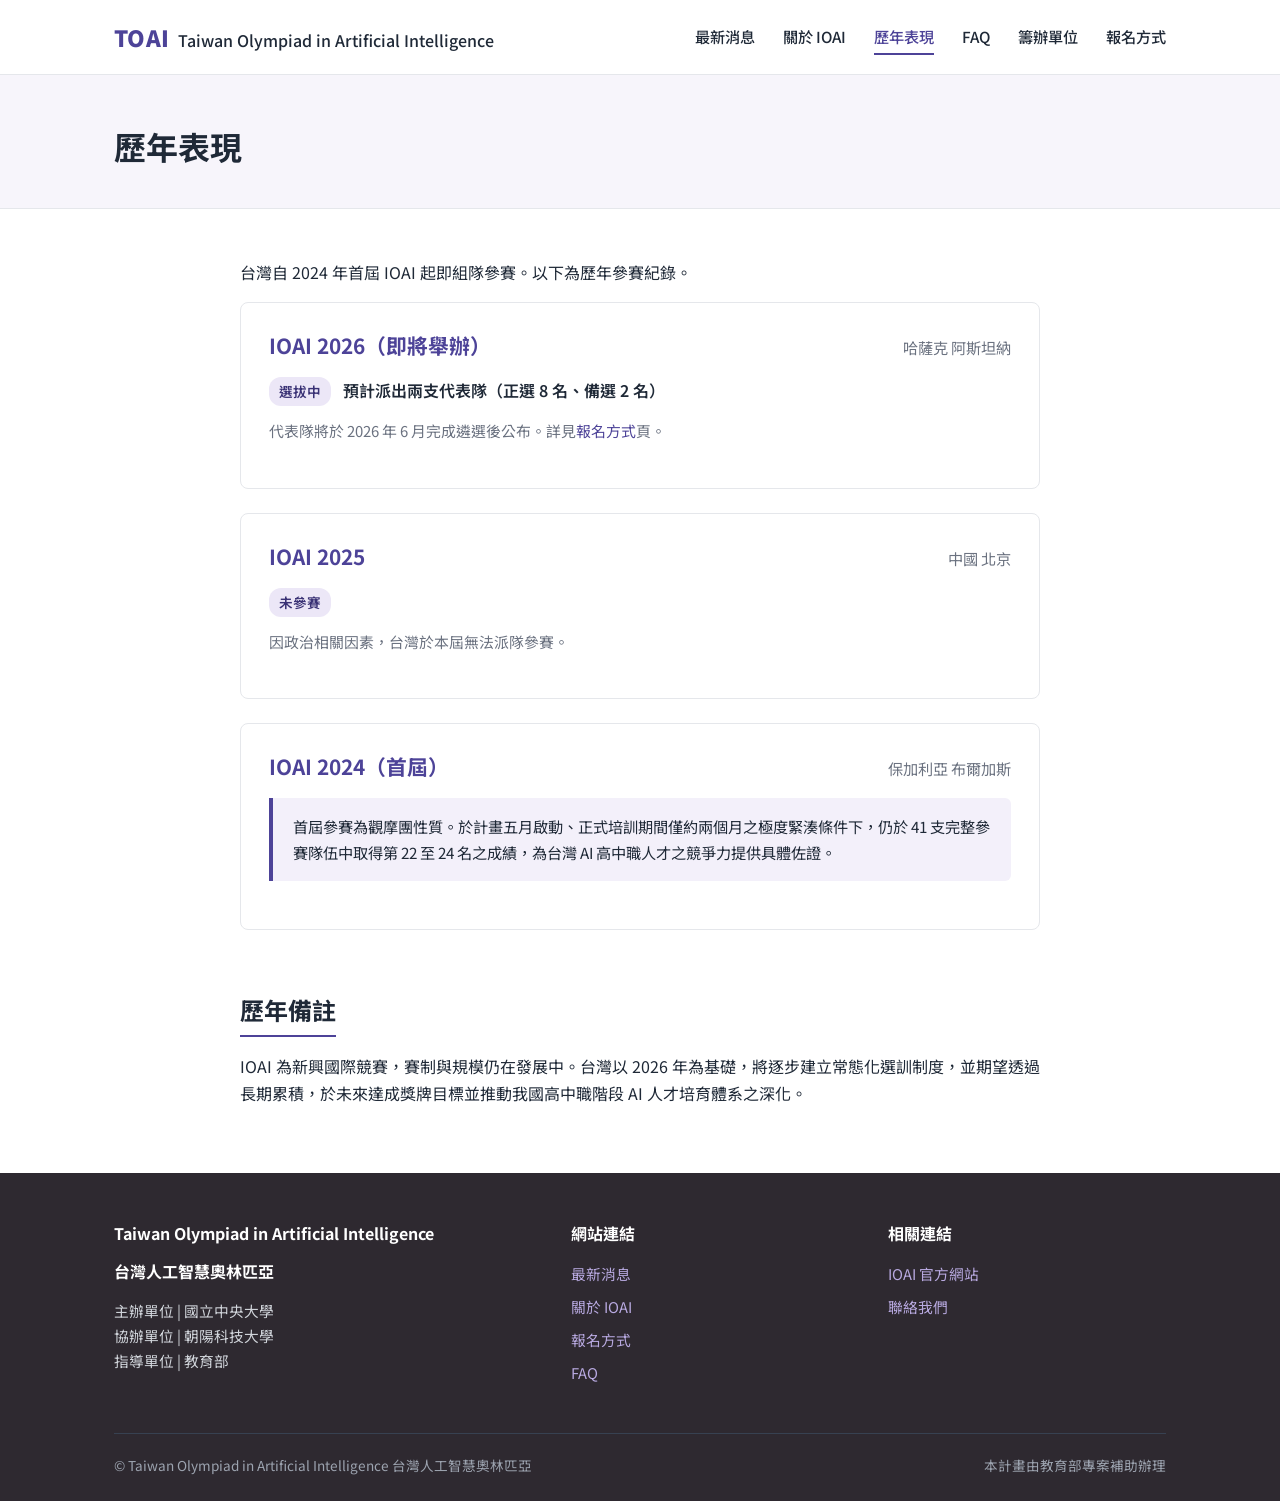
<file: results.html>
<!DOCTYPE html>
<html lang="zh-Hant">
<head>
  <meta charset="utf-8">
  <title>TOAI</title>
  <meta name="viewport" content="width=device-width, initial-scale=1">
  <meta name="description" content="Taiwan Olympiad in Artificial Intelligence">
  <link rel="icon" href="images/favicon.png">
  <link rel="preconnect" href="https://fonts.googleapis.com">
  <link rel="preconnect" href="https://fonts.gstatic.com" crossorigin>
  <link href="https://fonts.googleapis.com/css2?family=Noto+Sans+TC:wght@400;500;700;900&family=Inter:wght@400;500;600&display=swap" rel="stylesheet">
  <link rel="stylesheet" href="css/style.css">
</head>
<body>

<nav class="site-nav">
  <div class="container nav-wrap">
    <a class="brand" href="index.html"><span class="brand-mark">TOAI</span><span class="brand-sub">Taiwan Olympiad in Artificial Intelligence</span></a>
    <button class="nav-toggle" aria-label="選單">☰</button>
    <ul class="nav-links">
      <!-- <li><a href="index.html" class="active">首頁</a></li> -->
      <li><a href="news.html">最新消息</a></li>
      <li><a href="about.html">關於 IOAI</a></li>
      <li><a href="results.html" class="active">歷年表現</a></li>
      <li><a href="faq.html">FAQ</a></li>
      <li><a href="organizer.html">籌辦單位</a></li>
      <li><a href="register.html">報名方式</a></li>
    </ul>
  </div>
</nav>

<header class="page-head">
  <div class="container">
    <!--<div class="crumb"><a href="index.html">首頁</a> / 歷年表現</div>-->
    <h1>歷年表現</h1>
  </div>
</header>

<section class="section-sm">
  <div class="container">
    <div class="content-wrap">

      <p>台灣自 2024 年首屆 IOAI 起即組隊參賽。以下為歷年參賽紀錄。</p>

      <div class="year-card">
        <div class="year-card-head">
          <h3>IOAI 2026（即將舉辦）</h3>
          <span class="yc-loc">哈薩克 阿斯坦納</span>
        </div>
        <p class="yc-result">
          <span class="badge">選拔中</span>
          預計派出兩支代表隊（正選 8 名、備選 2 名）
        </p>
        <p class="yc-members">代表隊將於 2026 年 6 月完成遴選後公布。詳見<a href="register.html">報名方式</a>頁。</p>
      </div>

      <div class="year-card">
        <div class="year-card-head">
          <h3>IOAI 2025</h3>
          <span class="yc-loc">中國 北京</span>
        </div>
        <p class="yc-result">
          <span class="badge">未參賽</span>
        </p>
        <p class="yc-members">因政治相關因素，台灣於本屆無法派隊參賽。</p>
      </div>

      <div class="year-card">
        <div class="year-card-head">
          <h3>IOAI 2024（首屆）</h3>
          <span class="yc-loc">保加利亞 布爾加斯</span>
        </div>
		<!--
        <p class="yc-result">
          <span class="badge">綜合排名 22–24 名 / 41 隊</span>
          觀摩團性質參賽
        </p>
		-->
        <!--<p class="yc-members">
          <strong>種子選手：</strong>郭慕天（靜心高中）、鄭謙文（馬禮遜美國學校）、洪鈞睿（台中一中）、王以安（建國中學）
        </p>-->
        <div class="note" style="margin-top: 16px;">
          首屆參賽為觀摩團性質。於計畫五月啟動、正式培訓期間僅約兩個月之極度緊湊條件下，仍於 41 支完整參賽隊伍中取得第 22 至 24 名之成績，為台灣 AI 高中職人才之競爭力提供具體佐證。
        </div>
      </div>

      <h2>歷年備註</h2>
      <p>
        IOAI 為新興國際競賽，賽制與規模仍在發展中。台灣以 2026 年為基礎，將逐步建立常態化選訓制度，並期望透過長期累積，於未來達成獎牌目標並推動我國高中職階段 AI 人才培育體系之深化。
      </p>

    </div>
  </div>
</section>

<footer class="site-foot">
  <div class="container">
    <div class="foot-grid">
      <div>
        <h4>Taiwan Olympiad in Artificial Intelligence</h4>
		<h4>台灣人工智慧奧林匹亞</h4>
        <p>主辦單位 | 國立中央大學<br>協辦單位 | 朝陽科技大學<br>指導單位 | 教育部</p>
      </div>
      <div>
        <h4>網站連結</h4>
        <ul>
          <li><a href="news.html">最新消息</a></li>
          <li><a href="about.html">關於 IOAI</a></li>
          <li><a href="register.html">報名方式</a></li>
          <li><a href="faq.html">FAQ</a></li>
        </ul>
      </div>
      <div>
        <h4>相關連結</h4>
        <ul>
          <li><a href="https://ioai-official.org/" target="_blank" rel="noopener">IOAI 官方網站</a></li>
          <li><a href="organizer.html">聯絡我們</a></li>
        </ul>
      </div>
    </div>
    <div class="foot-bottom">
      <span>© Taiwan Olympiad in Artificial Intelligence 台灣人工智慧奧林匹亞</span>
      <span>本計畫由教育部專案補助辦理</span>
    </div>
  </div>
</footer>

<script>
document.querySelector('.nav-toggle')?.addEventListener('click', () => {
  document.querySelector('.nav-links')?.classList.toggle('open');
});
</script>

</body>
</html>
</file>
<file: css/style.css>
/* =============================================================
   IOAI Taiwan ｜ v2 極簡版
   ============================================================= */

:root {
  --c-primary: #4d4398;        /* 主色，深紫藍 */
  --c-primary-dark: #3a3275;   /* 深一階，用於 hover/active、深色標題 */
  --c-accent: #b8a9e0;         /* 強調色，淡紫 */
  --c-accent-soft: #ece7f7;    /* tag/badge 背景用，比 accent 更淡 */
  --c-text: #1f2937;
  --c-muted: #6b7280;
  --c-border: #e5e7eb;
  --c-bg: #ffffff;
  --c-bg-soft: #f7f5fb;        /* 微帶紫的米白 */
  --c-primary-rgb: 77, 67, 152; /* 用於 shadow 等 rgba */
}

* { box-sizing: border-box; }

body {
  margin: 0;
  font-family: 'Noto Sans TC', 'Inter', -apple-system, BlinkMacSystemFont, sans-serif;
  color: var(--c-text);
  line-height: 1.7;
  background: var(--c-bg);
  font-size: 16px;
}

h1, h2, h3, h4, h5, h6 {
  font-family: 'Noto Sans TC', sans-serif;
  font-weight: 700;
  color: var(--c-text);
  line-height: 1.35;
  margin-top: 0;
}

a { color: var(--c-primary); text-decoration: none; }
a:hover { color: var(--c-primary-dark); text-decoration: underline; }

p { margin: 0 0 1rem 0; }

.container {
  max-width: 1100px;
  margin: 0 auto;
  padding: 0 24px;
}

/* ===== Nav ===== */
.site-nav {
  background: #fff;
  border-bottom: 1px solid var(--c-border);
  padding: 18px 0;
  position: sticky;
  top: 0;
  z-index: 100;
}
.nav-wrap {
  display: flex;
  align-items: center;
  justify-content: space-between;
  gap: 16px;
}
.brand {
  display: flex;
  align-items: baseline;
  gap: 8px;
  text-decoration: none;
}
.brand-mark {
  font-weight: 900;
  font-size: 1.4rem;
  color: var(--c-primary);
  letter-spacing: 0.02em;
}
.brand-sub {
  font-weight: 500;
  font-size: 1rem;
  color: var(--c-text);
}
.brand:hover { text-decoration: none; }

.nav-links {
  display: flex;
  list-style: none;
  margin: 0;
  padding: 0;
  gap: 28px;
  align-items: center;
}
.nav-links a {
  color: var(--c-text);
  font-size: 0.95rem;
  font-weight: 500;
  text-decoration: none;
  padding: 6px 0;
  border-bottom: 2px solid transparent;
  transition: all 0.2s;
}
.nav-links a:hover {
  color: var(--c-primary);
  text-decoration: none;
}
.nav-links a.active {
  color: var(--c-primary);
  border-bottom-color: var(--c-primary);
}

.nav-toggle {
  display: none;
  background: none;
  border: none;
  font-size: 1.5rem;
  color: var(--c-text);
  cursor: pointer;
}

@media (max-width: 900px) {
  .nav-toggle { display: block; }
  .nav-links {
    display: none;
    position: absolute;
    top: 100%;
    right: 0;
    left: 0;
    flex-direction: column;
    background: #fff;
    border-bottom: 1px solid var(--c-border);
    gap: 0;
    padding: 12px 0;
  }
  .nav-links.open { display: flex; }
  .nav-links li { width: 100%; }
  .nav-links a {
    display: block;
    padding: 12px 24px;
    border-bottom: 1px solid var(--c-border);
  }
  .nav-links a.active { border-bottom-color: var(--c-border); background: var(--c-bg-soft); }
}

/* ===== Hero ===== */
.hero {
  padding: 80px 0 60px;
  background: linear-gradient(180deg, #f3f0fa 0%, #fff 100%); /* 淡紫漸層 */
  text-align: center;
}
.hero-tag {
  display: inline-block;
  background: var(--c-accent-soft);
  color: var(--c-primary-dark);
  font-size: 0.85rem;
  font-weight: 600;
  padding: 6px 16px;
  border-radius: 20px;
  margin-bottom: 20px;
  letter-spacing: 0.02em;
}
.hero h1 {
  font-size: 2.6rem;
  margin: 0 0 20px 0;
}
.hero p.lead {
  font-size: 1.1rem;
  color: var(--c-muted);
  max-width: 720px;
  margin: 0 auto 30px;
}
.hero-meta {
  display: inline-flex;
  gap: 32px;
  flex-wrap: wrap;
  justify-content: center;
  margin-top: 8px;
  padding-top: 24px;
  border-top: 1px solid var(--c-border);
  max-width: 720px;
  width: 100%;
}
.hero-meta-item .label {
  display: block;
  font-size: 0.8rem;
  color: var(--c-muted);
  margin-bottom: 4px;
}
.hero-meta-item .val {
  font-size: 1rem;
  font-weight: 600;
  color: var(--c-text);
}

@media (max-width: 700px) {
  .hero h1 { font-size: 1.8rem; }
  .hero { padding: 50px 0 40px; }
  .hero-meta { gap: 20px; }
}

/* ===== Section ===== */
.section { padding: 70px 0; }
.section-sm { padding: 50px 0; }
.section-tight { padding: 40px 0; }
.section-bg { background: var(--c-bg-soft); }

.section-head {
  text-align: center;
  max-width: 720px;
  margin: 0 auto 50px;
}
.section-head h2 {
  font-size: 1.9rem;
  margin: 0 0 12px;
}
.section-head p {
  color: var(--c-muted);
  margin: 0;
}

/* ===== Quick Links 6 格 ===== */
.quick-grid {
  display: grid;
  grid-template-columns: repeat(3, 1fr);
  gap: 20px;
}
@media (max-width: 900px) { .quick-grid { grid-template-columns: repeat(2, 1fr); } }
@media (max-width: 600px) { .quick-grid { grid-template-columns: 1fr; } }

.quick-card {
  background: #fff;
  border: 1px solid var(--c-border);
  border-radius: 8px;
  padding: 28px 24px;
  text-decoration: none;
  color: var(--c-text);
  transition: all 0.2s;
  display: block;
}
.quick-card:hover {
  border-color: var(--c-primary);
  transform: translateY(-2px);
  box-shadow: 0 8px 20px -10px rgba(var(--c-primary-rgb), 0.3); /* 主色陰影 */
  text-decoration: none;
  color: var(--c-text);
}
.quick-card h3 {
  font-size: 1.15rem;
  margin: 0 0 8px;
  color: var(--c-primary);
}
.quick-card p {
  font-size: 0.92rem;
  color: var(--c-muted);
  margin: 0;
}
.quick-arrow {
  font-size: 0.9rem;
  color: var(--c-primary);
  margin-top: 12px;
  font-weight: 500;
}

/* ===== News list ===== */
.news-list { border-top: 1px solid var(--c-border); }
.news-item {
  display: flex;
  gap: 24px;
  padding: 24px 0;
  border-bottom: 1px solid var(--c-border);
}
.news-date {
  flex-shrink: 0;
  width: 110px;
  color: var(--c-muted);
  font-size: 0.9rem;
  font-weight: 500;
  font-family: 'Inter', monospace;
}
.news-body h3 {
  font-size: 1.1rem;
  margin: 0 0 8px;
}
.news-body p {
  margin: 0;
  color: var(--c-muted);
  font-size: 0.95rem;
}
.news-tag {
  display: inline-block;
  font-size: 0.75rem;
  padding: 2px 10px;
  border-radius: 12px;
  margin-right: 8px;
  vertical-align: middle;
}
.news-tag-announce { background: #fef3c7; color: #92400e; }       /* 公告：保留警示黃 */
.news-tag-event    { background: var(--c-accent-soft); color: var(--c-primary-dark); } /* 活動：主題紫 */
.news-tag-result   { background: #d1fae5; color: #065f46; }       /* 成績：保留成功綠 */

@media (max-width: 600px) {
  .news-item { flex-direction: column; gap: 8px; }
  .news-date { width: auto; }
}

/* ===== Sponsors / Partners bar ===== */
.partners {
  display: flex;
  justify-content: center;
  gap: 60px;
  flex-wrap: wrap;
  align-items: center;
  padding: 40px 0;
  border-top: 1px solid var(--c-border);
  border-bottom: 1px solid var(--c-border);
  background: var(--c-bg-soft);
}
.partner-item { text-align: center; }
.partner-name {
  font-size: 0.95rem;
  color: var(--c-text);
  font-weight: 600;
}
.partner-role {
  font-size: 0.8rem;
  color: var(--c-muted);
  margin-top: 2px;
}

/* ===== Footer ===== */
.site-foot {
  background: #2e2930;
  color: #d1d5db;
  padding: 50px 0 24px;
  font-size: 0.92rem;
}
.site-foot a { color: var(--c-accent); }      /* 淡紫，與主題一致 */
.site-foot a:hover { color: #fff; }
.foot-grid {
  display: grid;
  grid-template-columns: 1.5fr 1fr 1fr;
  gap: 40px;
}
.foot-grid h4 {
  color: #fff;
  font-size: 1rem;
  margin: 0 0 16px;
}
.foot-grid ul {
  list-style: none;
  padding: 0;
  margin: 0;
}
.foot-grid ul li { margin-bottom: 8px; }
.foot-bottom {
  margin-top: 40px;
  padding-top: 20px;
  border-top: 1px solid #374151;
  display: flex;
  justify-content: space-between;
  flex-wrap: wrap;
  gap: 12px;
  font-size: 0.85rem;
  color: #9ca3af;
}
@media (max-width: 700px) {
  .foot-grid { grid-template-columns: 1fr; gap: 30px; }
}

/* ===== 內頁 ===== */
.page-head {
  padding: 50px 0 40px;
  background: var(--c-bg-soft);
  border-bottom: 1px solid var(--c-border);
}
.page-head .crumb {
  color: var(--c-muted);
  font-size: 0.9rem;
  margin-bottom: 8px;
}
.page-head h1 {
  font-size: 2rem;
  margin: 0;
}

.content-wrap {
  max-width: 800px;
  margin: 0 auto;
}
.content-wrap h2 {
  font-size: 1.5rem;
  margin: 40px 0 16px;
  padding-bottom: 8px;
  border-bottom: 2px solid var(--c-primary);
  display: inline-block;
}
.content-wrap h3 {
  font-size: 1.15rem;
  margin: 28px 0 12px;
  color: var(--c-primary-dark);
}
.content-wrap ul, .content-wrap ol { padding-left: 1.4rem; }
.content-wrap li { margin-bottom: 6px; }

/* info table */
.info-table {
  width: 100%;
  border-collapse: collapse;
  margin: 20px 0;
  font-size: 0.95rem;
}
.info-table th, .info-table td {
  padding: 12px 16px;
  border-bottom: 1px solid var(--c-border);
  text-align: left;
  vertical-align: top;
}
.info-table th {
  background: var(--c-bg-soft);
  font-weight: 600;
  width: 140px;
  color: var(--c-text);
}

/* Year card (歷年表現) */
.year-card {
  background: #fff;
  border: 1px solid var(--c-border);
  border-radius: 8px;
  padding: 28px;
  margin-bottom: 24px;
}
.year-card-head {
  display: flex;
  justify-content: space-between;
  align-items: baseline;
  margin-bottom: 16px;
  flex-wrap: wrap;
  gap: 8px;
}
.year-card h3 {
  margin: 0;
  font-size: 1.3rem;
  color: var(--c-primary);
}
.year-card .yc-loc {
  color: var(--c-muted);
  font-size: 0.95rem;
}
.year-card .yc-result {
  font-weight: 600;
  color: var(--c-text);
  margin-bottom: 12px;
}
.year-card .yc-result .badge {
  display: inline-block;
  padding: 3px 10px;
  background: var(--c-accent-soft);     /* 紫色 badge */
  color: var(--c-primary-dark);
  border-radius: 12px;
  font-size: 0.85rem;
  margin-right: 8px;
}
.year-card .yc-members {
  font-size: 0.93rem;
  color: var(--c-muted);
}

/* FAQ */
.faq-block { margin-bottom: 12px; }
.faq-q {
  background: #fff;
  border: 1px solid var(--c-border);
  border-radius: 8px;
  padding: 16px 20px;
  cursor: pointer;
  font-weight: 600;
  display: flex;
  justify-content: space-between;
  align-items: center;
  user-select: none;
}
.faq-q:hover { background: var(--c-bg-soft); }
.faq-block.open .faq-q { border-radius: 8px 8px 0 0; border-bottom-color: transparent; }
.faq-q .ico {
  color: var(--c-primary);
  font-size: 1.3rem;
  font-weight: 300;
  line-height: 1;
  width: 20px;
  text-align: center;
  transition: transform 0.2s;
}
.faq-block.open .faq-q .ico { transform: rotate(45deg); }
.faq-a {
  display: none;
  padding: 0 20px 16px;
  border: 1px solid var(--c-border);
  border-top: none;
  border-radius: 0 0 8px 8px;
  background: #fff;
  color: var(--c-text);
}
.faq-block.open .faq-a { display: block; }
.faq-a p { margin: 12px 0 0; }
.faq-cat {
  font-size: 1.1rem;
  font-weight: 700;
  color: var(--c-primary);
  margin: 32px 0 16px;
}
.faq-cat:first-of-type { margin-top: 0; }

/* Button */
.btn {
  display: inline-block;
  padding: 12px 28px;
  background: var(--c-primary);
  color: #fff !important;
  border-radius: 6px;
  text-decoration: none;
  font-weight: 500;
  border: 1px solid var(--c-primary);
  transition: all 0.2s;
}
.btn:hover {
  background: var(--c-primary-dark);
  border-color: var(--c-primary-dark);
  color: #fff !important;
  text-decoration: none;
}
.btn-outline {
  background: transparent;
  color: var(--c-primary) !important;
}
.btn-outline:hover {
  background: var(--c-primary);
  color: #fff !important;
}

/* note box */
.note {
  background: #f3f0fa;                  /* 與 hero 漸層上端一致的淡紫 */
  border-left: 4px solid var(--c-primary);
  padding: 16px 20px;
  margin: 20px 0;
  border-radius: 0 6px 6px 0;
  font-size: 0.95rem;
}
.note strong { color: var(--c-primary-dark); }

/* org card */
.org-card {
  background: #fff;
  border: 1px solid var(--c-border);
  border-radius: 8px;
  padding: 24px;
  margin-bottom: 16px;
}
.org-card .role {
  font-size: 0.85rem;
  color: var(--c-primary);
  font-weight: 600;
  margin-bottom: 4px;
}
.org-card h4 {
  margin: 0 0 4px;
  font-size: 1.1rem;
}
.org-card .affil {
  font-size: 0.92rem;
  color: var(--c-muted);
}

/* Stage card (報名方式頁) */
.stage {
  border-left: 3px solid var(--c-primary);
  padding: 4px 0 4px 20px;
  margin-bottom: 28px;
}
.stage .stage-label {
  font-size: 0.85rem;
  color: var(--c-primary);
  font-weight: 600;
  margin-bottom: 4px;
}
.stage h3 {
  margin: 0 0 6px;
  font-size: 1.2rem;
}
.stage p { margin: 0; color: var(--c-muted); font-size: 0.95rem; }
</file>
